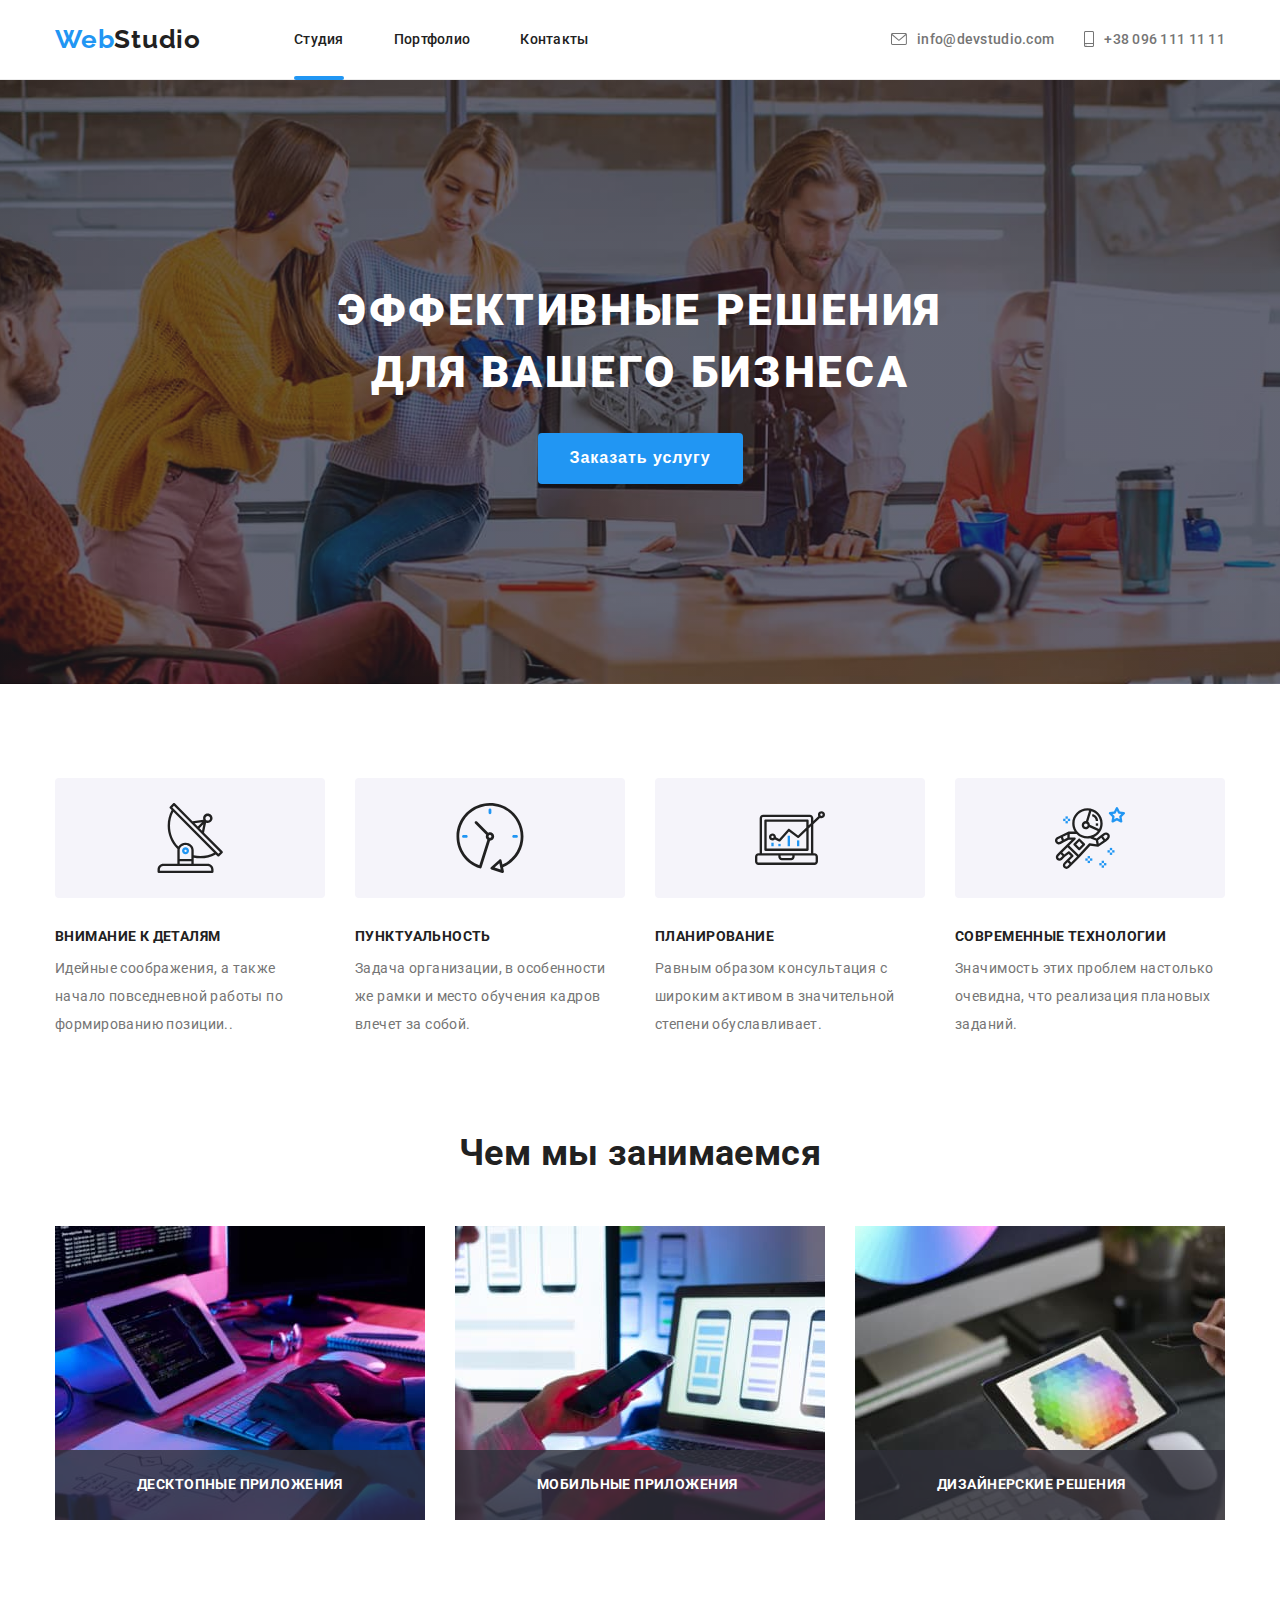
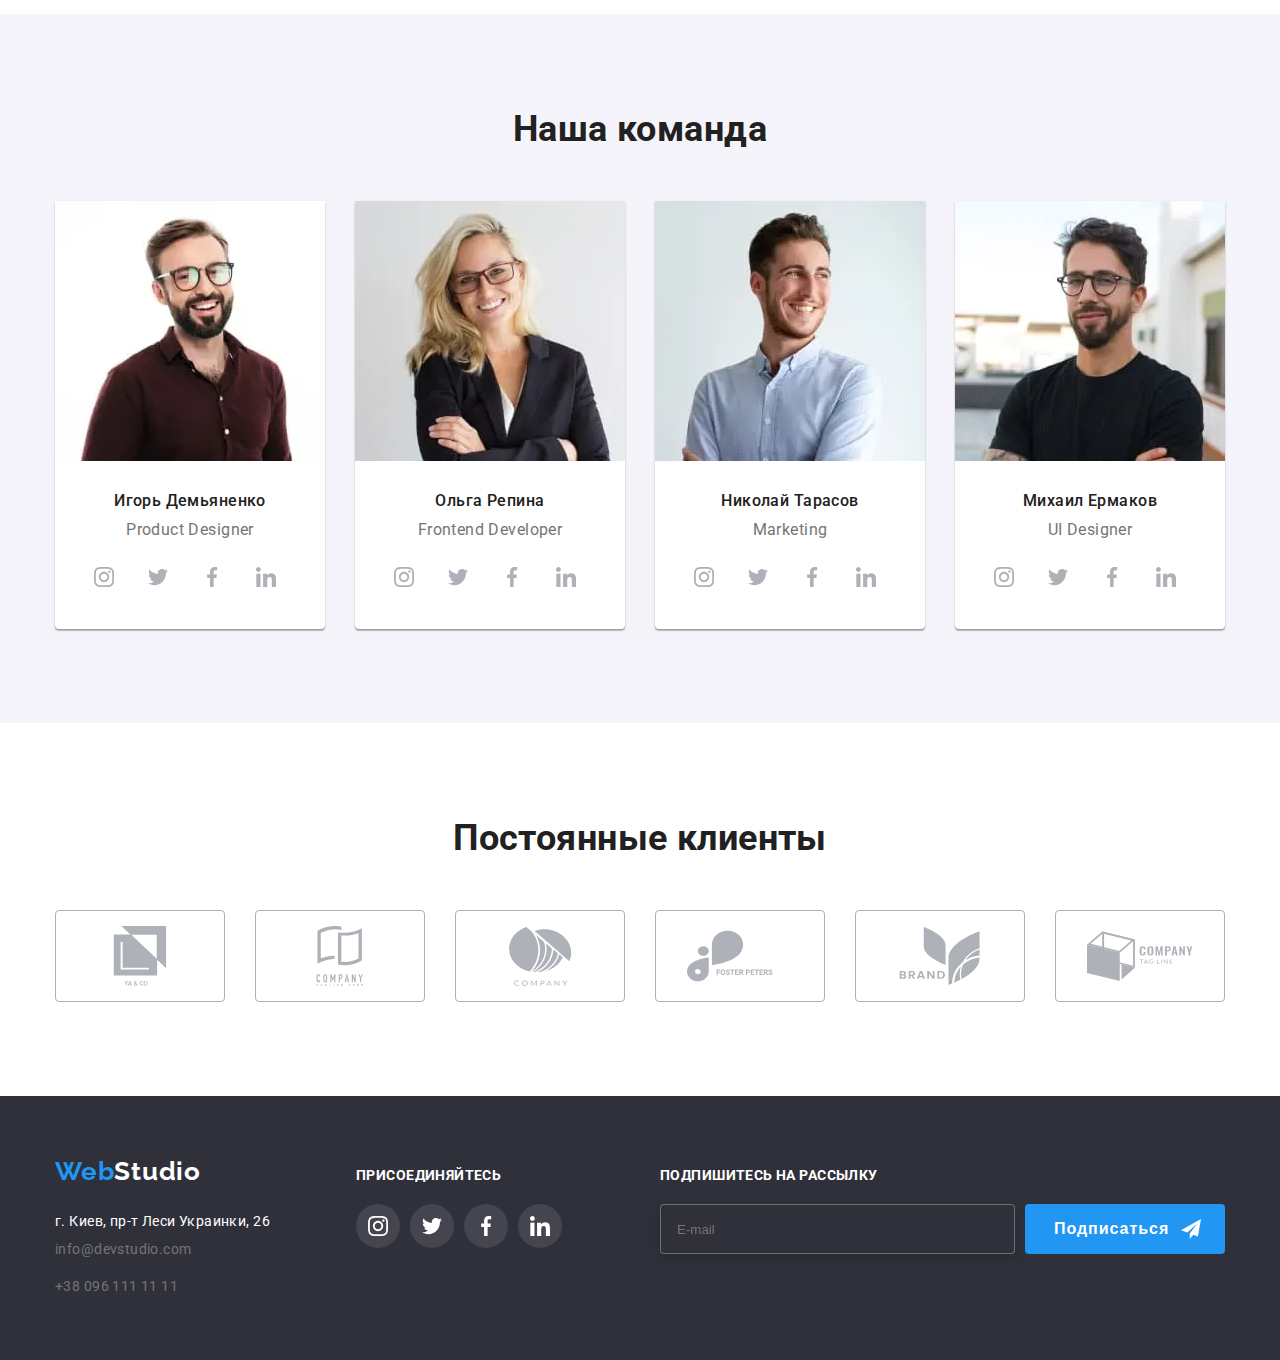
<file: index.html>
<!DOCTYPE html>
<html lang="ru">
  <head>
    <meta charset="UTF-8" />
    <meta name="viewport" content="width=device-width, initial-scale=1.0" />
    <link
      rel="stylesheet"
      href="https://cdnjs.cloudflare.com/ajax/libs/modern-normalize/1.0.0/modern-normalize.min.css"
      integrity="sha512-ISS7cAi1PEhQ8jnbJpJZMd29NlhNj4AWYyLOSp2CE/CsHxTCu+r+t0D2yoJudVrd0/8fTVPUVDzY5Tvli75u/g=="
      crossorigin="anonymous"
      referrerpolicy="no-referrer"
    />
    <link
      href="https://fonts.googleapis.com/css2?family=Raleway:wght@700&family=Roboto:ital,wght@0,400;0,500;0,700;0,900;1,400&display=swap"
      rel="stylesheet"
    />
    <link rel="stylesheet" href="css/main.min.css" />
    <!-- <link rel="stylesheet" href="css/style.css"> -->
    <title>WebStudio</title>
  </head>

  <body>
    <!--Шапка сайта-->
    <header class="header">
      <div class="container header__container">
        <a href="#" aria-label="WebStudio " class="logo header__logo"
          ><span class="header__part">Web</span>Studio</a
        >
        <nav class="sait__nav">
          <ul class="sait__list">
            <li class="sait__item">
              <a
                href="#"
                class="sait-nav__link sait-nav__link--active sait-nav__link--hover"
                >Студия</a
              >
            </li>
            <li class="sait__item">
              <a
                href="./portfolio.html"
                class="sait-nav__link sait-nav__link--hover"
                >Портфолио</a
              >
            </li>
            <li class="sait__item">
              <a href="#" class="sait-nav__link sait-nav__link--hover"
                >Контакты</a
              >
            </li>
          </ul>
        </nav>
        <button type="button" class="open-mobile-menu-btn" data-menu-open>
          <svg class="open-mobile-menu-btn__icon" width="40" height="40">
            <use href="./img/icon/sprite.svg#icon-burger-menu"></use>
          </svg>
        </button>

        <ul class="contacts">
          <li class="contacts__item">
            <a
              href="mailto:info@devstudio.com"
              class="contacts__link contacts__link--hover"
              ><svg class="contacts__icon" width="16" height="12">
                <use href="./img/icon/sprite.svg#icon-envelope"></use>
              </svg>
              info@devstudio.com</a
            >
          </li>
          <li class="contacts__item">
            <a
              href="tel:+380961111111"
              class="contacts__link contacts__link--hover"
            >
              <svg class="contacts__icon" width="10" height="16">
                <use href="./img/icon/sprite.svg#icon-smartphone"></use>
              </svg>
              +38 096 111 11 11</a
            >
          </li>
        </ul>
              <div class="mobile-menu" data-menu>
                  <div class="container mobile-menu__wrapper">
                        <div class="mobile-menu__container">
                           <ul class="header__list">
                            <li class="header__item">
                              <a href="#" class="mobile-menu__link mobile-menu__link--active"
                                >Студия</a
                              >
                            </li>
                            <li class="header__item">
                              <a href="./portfolio.html" class="mobile-menu__link"
                                >Портфолио</a
                              >
                            </li>
                            <li class="header__item">
                              <a href="#" class="mobile-menu__link">Контакты</a>
                            </li>
                          </ul>
                           
                          <div class="mobile-menu__down">
                              <ul class="address">
                                <li class="address__item">
                                  <a href="tel:+380961111111" class="address__link-number">
                                    +38 096 111 11 11</a>
                                </li>
                                <li class="mobile-menu__item">
                                  <a href="mailto:info@devstudio.com" class="address__link-mail">
                                    info@devstudio.com</a>
                                </li>
                              </ul>
                        
                         
                            <ul class="social social--modal">
                              <li class="social__item">
                                <a href="#" class="social__network"> Instagram</a>
                              </li>
                              <li class="social__item">
                                <a href="#" class="social__network"> Twitter</a>
                              </li>
                              <li class="social__item">
                                <a href="#" class="social__network"> Facebook</a>
                              </li>
                              <li class="social__item">
                                <a href="#" class="social__network"> Linkedin</a>
                              </li>
                            </ul>
                          </div>
                        </div>
                      </div>
                            <button
                                  type="button"
                                  class="mobile-menu__close-btn"
                                  data-menu-close
                                >
                                  <svg class="mobile-menu__close-icon" width="40" height="40">
                                    <use href="./img/icon/sprite.svg#icon-close_40px"></use>
                                  </svg>
                            </button>
                   </div> 
              </div>
    </header>

    <main class="main">
      <!--Герой-->
      <section class="hero">
        <div class="container">
          <h1 class="hero__title">Эффективные решения для вашего бизнеса</h1>
          <button type="button" class="hero__button" data-open-modal>
            Заказать услугу
          </button>
        </div>
      </section>

      <!--Наши скилы-->
      <section class="section">
        <div class="container">
          <ul class="about-us">
            <li class="about-us__item">
              <a href="" class="about-us__link">
                <svg class="about-us__icon">
                  <use href="./img/icon/sprite.svg#icon-antena"></use>
                </svg>
              </a>
              <h3 class="about-us__title">Внимание к деталям</h3>
              <p>
                Идейные соображения, а также начало повседневной работы по
                формированию позиции..
              </p>
            </li>
            <li class="about-us__item">
              <a href="" class="about-us__link">
                <svg class="about-us__icon">
                  <use href="./img/icon/sprite.svg#icon-clock"></use>
                </svg>
              </a>
              <h3 class="about-us__title">Пунктуальность</h3>
              <p>
                Задача организации, в особенности же рамки и место обучения
                кадров влечет за собой.
              </p>
            </li>
            <li class="about-us__item">
              <a href="" class="about-us__link">
                <svg class="about-us__icon">
                  <use href="./img/icon/sprite.svg#icon-diagram"></use>
                </svg>
              </a>
              <h3 class="about-us__title">Планирование</h3>
              <p>
                Равным образом консультация с широким активом в значительной
                степени обуславливает.
              </p>
            </li>
            <li class="about-us__item">
              <a href="" class="about-us__link">
                <svg class="about-us__icon">
                  <use href="./img/icon/sprite.svg#icon-astronaut"></use>
                </svg>
              </a>
              <h3 class="about-us__title">Современные технологии</h3>
              <p>
                Значимость этих проблем настолько очевидна, что реализация
                плановых заданий.
              </p>
            </li>
          </ul>
        </div>
      </section>

      <!--Примеры работы-->
      <section class="section section--no-padding-top">
        <div class="container">
          <h2 class="section__title">Чем мы занимаемся</h2>
          <ul class="what-we-do">
            <li class="what-we-do__item">
              <div class="what-we-do__wrapper">
                <img
                  src="./img/studia/img.jpg"
                  alt="картинка"
                  width="370"
                  height="294"
                />
                <h3 class="what-we-do__title">Десктопные приложения</h3>
              </div>
            </li>
            <li class="what-we-do__item">
              <div class="what-we-do__wrapper">
                <img
                  src="./img/studia/img2.jpg"
                  alt="картинка"
                  width="370"
                  height="294"
                />
                <h3 class="what-we-do__title">Мобильные приложения</h3>
              </div>
            </li>
            <li class="what-we-do__item">
              <div class="what-we-do__wrapper">
                <img
                  src="./img/studia/img3.jpg"
                  alt="картинка"
                  width="370"
                  height="294"
                />
                <h3 class="what-we-do__title">Дизайнерские решения</h3>
              </div>
            </li>
          </ul>
        </div>
      </section>

      <!--Наша команда-->
      <section class="section section--other-baground">
        <div class="container">
          <h2 class="section__title">Наша команда</h2>
          <ul class="our-team">
            <li class="our-team__item">
              <picture class="picture">
                <source
                  srcset="
                    ./img/studia/about-us/desktop-img.webp    1x,
                    ./img/studia/about-us/desktop-img@2x.webp 2x
                  "
                  media="(min-width: 1200px)"
                  type="image/webp"
                />
                <source
                  srcset="
                    ./img/studia/about-us/desktop-img.jpg    1x,
                    ./img/studia/about-us/desktop-img@2x.jpg 2x
                  "
                  media="(min-width: 1200px)"
                />
                <source
                  srcset="
                    ./img/studia/about-us/tablet-img.webp    1x,
                    ./img/studia/about-us/tablet-img@2x.webp 2x
                  "
                  media="(min-width: 768px)"
                  type="image/webp"
                />
                <source
                  srcset="
                    ./img/studia/about-us/tablet-img.jpg    1x,
                    ./img/studia/about-us/tablet-img@2x.jpg 2x
                  "
                  media="(min-width: 768px)"
                />
                <source
                  srcset="
                    ./img/studia/about-us/mobile-img.webp   1x,
                    ./img/studia/about-us/mobile-img@2x.jpg 2x
                  "
                  media="(max-width: 767px)"
                  type="image/webp"
                />
                <source
                  srcset="
                    ./img/studia/about-us/mobile-img.jpg    1x,
                    ./img/studia/about-us/mobile-img@2x.jpg 2x
                  "
                  media="(max-width: 767px)"
                  type="image/webp"
                />

                <img
                  src="./img/studia/about-us/mobile-img@2x.jpg"
                  alt="фото Игорь Демьяненко"
                />
              </picture>
              <div class="our-team__list">
                <h3 class="our-team__title">Игорь Демьяненко</h3>
                <p class="our-team__text">Product Designer</p>
                <ul class="social">
                  <li class="social__item">
                    <a href="#" class="social__link"
                      ><svg class="social__icon-link">
                        <use
                          href="./img/icon/sprite.svg#icon-instagram"
                        ></use></svg
                    ></a>
                  </li>
                  <li class="social__item">
                    <a href="#" class="social__link"
                      ><svg class="social__icon-link">
                        <use
                          href="./img/icon/sprite.svg#icon-twitter"
                        ></use></svg
                    ></a>
                  </li>
                  <li class="social__item">
                    <a href="#" class="social__link"
                      ><svg class="social__icon-link">
                        <use
                          href="./img/icon/sprite.svg#icon-facebook"
                        ></use></svg
                    ></a>
                  </li>
                  <li class="social__item">
                    <a href="#" class="social__link"
                      ><svg class="social__icon-link">
                        <use
                          href="./img/icon/sprite.svg#icon-linkedin"
                        ></use></svg
                    ></a>
                  </li>
                </ul>
              </div>
            </li>
            <li class="our-team__item">
              <picture class="picture">
                <source
                  srcset="
                    ./img/studia/about-us/desktop-2img.webp    1x,
                    ./img/studia/about-us/desktop-2img@2x.webp 2x
                  "
                  media="(min-width: 1200px)"
                  type="image/webp"
                />
                <source
                  srcset="
                    ./img/studia/about-us/desktop-2img.jpg    1x,
                    ./img/studia/about-us/desktop-2img@2x.jpg 2x
                  "
                  media="(min-width: 1200px)"
                />
                <source
                  srcset="
                    ./img/studia/about-us/tablet-2img.webp    1x,
                    ./img/studia/about-us/tablet-2img@2x.webp 2x
                  "
                  media="(min-width: 768px)"
                  type="image/webp"
                />
                <source
                  srcset="
                    ./img/studia/about-us/tablet-2img.jpg    1x,
                    ./img/studia/about-us/tablet-2img@2x.jpg 2x
                  "
                  media="(min-width: 768px)"
                />
                <source
                  srcset="
                    ./img/studia/about-us/mobile-2img.webp   1x,
                    ./img/studia/about-us/mobile-2img@2x.jpg 2x
                  "
                  media="(max-width: 767px)"
                  type="image/webp"
                />
                <source
                  srcset="
                    ./img/studia/about-us/mobile-2img.jpg    1x,
                    ./img/studia/about-us/mobile-2img@2x.jpg 2x
                  "
                  media="(max-width: 767px)"
                  type="image/webp"
                />

                <img
                  src="./img/studia/about-us/mobile-2img@2x.jpg"
                  alt="фото Ольга Репина"
                />
              </picture>
              <div class="our-team__list">
                <h3 class="our-team__title">Ольга Репина</h3>
                <p class="our-team__text">Frontend Developer</p>
                <ul class="social">
                  <li class="social__item">
                    <a href="#" class="social__link"
                      ><svg class="social__icon-link">
                        <use
                          href="./img/icon/sprite.svg#icon-instagram"
                        ></use></svg
                    ></a>
                  </li>
                  <li class="social__item">
                    <a href="#" class="social__link"
                      ><svg class="social__icon-link">
                        <use
                          href="./img/icon/sprite.svg#icon-twitter"
                        ></use></svg
                    ></a>
                  </li>
                  <li class="social__item">
                    <a href="#" class="social__link"
                      ><svg class="social__icon-link">
                        <use
                          href="./img/icon/sprite.svg#icon-facebook"
                        ></use></svg
                    ></a>
                  </li>
                  <li class="social__item">
                    <a href="#" class="social__link"
                      ><svg class="social__icon-link">
                        <use
                          href="./img/icon/sprite.svg#icon-linkedin"
                        ></use></svg
                    ></a>
                  </li>
                </ul>
              </div>
            </li>
            <li class="our-team__item">
              <picture class="picture">
                <source
                  srcset="
                    ./img/studia/about-us/desktop-3img.webp    1x,
                    ./img/studia/about-us/desktop-3img@2x.webp 2x
                  "
                  media="(min-width: 1200px)"
                  type="image/webp"
                />
                <source
                  srcset="
                    ./img/studia/about-us/desktop-3img.jpg    1x,
                    ./img/studia/about-us/desktop-3img@2x.jpg 2x
                  "
                  media="(min-width: 1200px)"
                />
                <source
                  srcset="
                    ./img/studia/about-us/tablet-3img.webp    1x,
                    ./img/studia/about-us/tablet-3img@2x.webp 2x
                  "
                  media="(min-width: 768px)"
                  type="image/webp"
                />
                <source
                  srcset="
                    ./img/studia/about-us/tablet-3img.jpg    1x,
                    ./img/studia/about-us/tablet-3img@2x.jpg 2x
                  "
                  media="(min-width: 768px)"
                />
                <source
                  srcset="
                    ./img/studia/about-us/mobile-3img.webp   1x,
                    ./img/studia/about-us/mobile-3img@2x.jpg 2x
                  "
                  media="(max-width: 767px)"
                  type="image/webp"
                />
                <source
                  srcset="
                    ./img/studia/about-us/mobile-3img.jpg    1x,
                    ./img/studia/about-us/mobile-3img@2x.jpg 2x
                  "
                  media="(max-width: 767px)"
                  type="image/webp"
                />

                <img
                  src="./img/studia/about-us/mobile-3img@2x.jpg"
                  alt="фото Николай Тарасов"
                />
              </picture>
              <div class="our-team__list">
                <h3 class="our-team__title">Николай Тарасов</h3>
                <p class="our-team__text">Marketing</p>
                <ul class="social">
                  <li class="social__item">
                    <a href="#" class="social__link"
                      ><svg class="social__icon-link">
                        <use
                          href="./img/icon/sprite.svg#icon-instagram"
                        ></use></svg
                    ></a>
                  </li>
                  <li class="social__item">
                    <a href="#" class="social__link"
                      ><svg class="social__icon-link">
                        <use
                          href="./img/icon/sprite.svg#icon-twitter"
                        ></use></svg
                    ></a>
                  </li>
                  <li class="social__item">
                    <a href="#" class="social__link"
                      ><svg class="social__icon-link">
                        <use
                          href="./img/icon/sprite.svg#icon-facebook"
                        ></use></svg
                    ></a>
                  </li>
                  <li class="social__item">
                    <a href="#" class="social__link"
                      ><svg class="social__icon-link">
                        <use
                          href="./img/icon/sprite.svg#icon-linkedin"
                        ></use></svg
                    ></a>
                  </li>
                </ul>
              </div>
            </li>
            <li class="our-team__item">
              <picture class="picture">
                <source
                  srcset="
                    ./img/studia/about-us/desktop-4img.webp    1x,
                    ./img/studia/about-us/desktop-4img@2x.webp 2x
                  "
                  media="(min-width: 1200px)"
                  type="image/webp"
                />
                <source
                  srcset="
                    ./img/studia/about-us/desktop-4img.jpg    1x,
                    ./img/studia/about-us/desktop-4img@2x.jpg 2x
                  "
                  media="(min-width: 1200px)"
                />
                <source
                  srcset="
                    ./img/studia/about-us/tablet-4img.webp    1x,
                    ./img/studia/about-us/tablet-4img@2x.webp 2x
                  "
                  media="(min-width: 768px)"
                  type="image/webp"
                />
                <source
                  srcset="
                    ./img/studia/about-us/tablet-4img.jpg    1x,
                    ./img/studia/about-us/tablet-4img@2x.jpg 2x
                  "
                  media="(min-width: 768px)"
                />
                <source
                  srcset="
                    ./img/studia/about-us/mobile-4img.webp   1x,
                    ./img/studia/about-us/mobile-4img@2x.jpg 2x
                  "
                  media="(max-width: 767px)"
                  type="image/webp"
                />
                <source
                  srcset="
                    ./img/studia/about-us/mobile-4img.jpg    1x,
                    ./img/studia/about-us/mobile-4img@2x.jpg 2x
                  "
                  media="(max-width: 767px)"
                  type="image/webp"
                />

                <img
                  src="./img/studia/about-us/mobile-4img@2x.jpg"
                  alt="фото Михаил Ермаков"
                />
              </picture>
              <div class="our-team__list">
                <h3 class="our-team__title">Михаил Ермаков</h3>
                <p class="our-team__text">UI Designer</p>
                <ul class="social">
                  <li class="social__item">
                    <a href="#" class="social__link"
                      ><svg class="social__icon-link">
                        <use
                          href="./img/icon/sprite.svg#icon-instagram"
                        ></use></svg
                    ></a>
                  </li>
                  <li class="social__item">
                    <a href="#" class="social__link"
                      ><svg class="social__icon-link">
                        <use
                          href="./img/icon/sprite.svg#icon-twitter"
                        ></use></svg
                    ></a>
                  </li>
                  <li class="social__item">
                    <a href="#" class="social__link"
                      ><svg class="social__icon-link">
                        <use
                          href="./img/icon/sprite.svg#icon-facebook"
                        ></use></svg
                    ></a>
                  </li>
                  <li class="social__item">
                    <a href="#" class="social__link"
                      ><svg class="social__icon-link">
                        <use
                          href="./img/icon/sprite.svg#icon-linkedin"
                        ></use></svg
                    ></a>
                  </li>
                </ul>
              </div>
            </li>
          </ul>
        </div>
      </section>

      <section class="section">
        <div class="container">
          <h2 class="section__title">Постоянные клиенты</h2>
          <ul class="clients">
            <li class="clients__item">
              <a href="#" class="clients__link"
                ><svg class="clients__icon" width="106" height="60">
                  <use href="./img/icon/sprite.svg#icon-client"></use></svg
              ></a>
            </li>
            <li class="clients__item">
              <a href="#" class="clients__link"
                ><svg class="clients__icon" width="106" height="60">
                  <use href="./img/icon/sprite.svg#icon-client2"></use></svg
              ></a>
            </li>
            <li class="clients__item">
              <a href="#" class="clients__link"
                ><svg class="clients__icon" width="106" height="60">
                  <use href="./img/icon/sprite.svg#icon-client3"></use></svg
              ></a>
            </li>
            <li class="clients__item">
              <a href="#" class="clients__link"
                ><svg class="clients__icon" width="106" height="60">
                  <use href="./img/icon/sprite.svg#icon-client4"></use></svg
              ></a>
            </li>
            <li class="clients__item">
              <a href="#" class="clients__link"
                ><svg class="clients__icon" width="106" height="60">
                  <use href="./img/icon/sprite.svg#icon-client5"></use></svg
              ></a>
            </li>
            <li class="clients__item">
              <a href="#" class="clients__link"
                ><svg class="clients__icon" width="106" height="60">
                  <use href="./img/icon/sprite.svg#icon-client6"></use></svg
              ></a>
            </li>
          </ul>
        </div>
      </section>
    </main>
    <!--Футер-->
    <footer class="footer">
      <div class="container">
        <div class="footer__wrapper">
          <div class="footer__content">
          <a href="" aria-label="WebStudio link" class="logo footer__logo"><span class="header__part">Web</span>Studio</a>
          <address class="footer__address">
            <ul class="footer__list">
              <li class="foote__item">
                <a
                  href="https://goo.gl/maps/piqngm7oDQpEDh6u6"
                  target="_blank"
                  rel="noopener nofollow noreferrer"
                  class="footer-white"
                  >г. Киев, пр-т Леси Украинки, 26</a
                >
              </li>
              <li class="footer__item">
                <a href="mailto:info@devstudio.com" class="footer-grey"
                  >info@devstudio.com</a
                >
              </li>
              <li class="footer__item">
                <a href="tel:+380961111111" class="footer-grey"
                  >+38 096 111 11 11</a
                >
              </li>
            </ul>
          </address>
          </div>
          <div class="footer__add-to-us">
            <p class="footer__title upercase-title">присоединяйтесь</p>
            <ul class="social social--list">
              <li class="social__item">
                <a href="#" class="social__link footer__link-view"
                  ><svg class="social__icon-link footer__link-color">
                    <use href="./img/icon/sprite.svg#icon-instagram"></use></svg
                ></a>
              </li>
              <li class="social__item">
                <a href="#" class="social__link footer__link-view"
                  ><svg class="social__icon-link footer__link-color">
                    <use href="./img/icon/sprite.svg#icon-twitter"></use></svg
                ></a>
              </li>
              <li class="social__item">
                <a href="#" class="social__link footer__link-view"
                  ><svg class="social__icon-link footer__link-color">
                    <use href="./img/icon/sprite.svg#icon-facebook"></use></svg
                ></a>
              </li>
              <li class="social__item">
                <a href="#" class="social__link footer__link-view"
                  ><svg class="social__icon-link footer__link-color">
                    <use href="./img/icon/sprite.svg#icon-linkedin"></use></svg
                ></a>
              </li>
            </ul>
          </div>
          <div class="footer__sign-in">
            <p class="footer-sign-in__title upercase-title">
              Подпишитесь на рассылку
            </p>
            <form class="contact-form">
              <label for="subscribe" class="visually-hidden"
                >Enter your mail</label
              >
              <div class="contact-form__wrapper">
                <input
                  id="subscribe"
                  class="contact-form__input"
                  type="email"
                  name="user-mail"
                  placeholder="E-mail"
                  required
                />

                <button class="contact-form__btn">
                  Подписаться<svg
                    class="social__icon-link contact-form__btn-icon"
                  >
                    <use href="./img/icon/sprite.svg#icon-icon-send"></use>
                  </svg>
                </button>
              </div>
            </form>
          </div>
        </div>
      </div>
    </footer>
    <!--Modal-->
    <div class="backdrop is-hidden" data-backdrop>
      <div class="modal">
        <p class="modal-title">Оставьте свои данные, мы вам перезвоним</p>

        <form class="contact-form">
          <label class="contact-form__field">
            <span class="contact-form__element-desc">Имя</span>
            <span class="contact-form__wrapper">
              <input
                type="text"
                class="contact-form__input-modal"
                name="user_name"
                required
                minlength="2"
                pattern="^[a-zA-Zа-яА-Я]+$"
              />
              <span class="contact-form__icon"
                ><svg class="" width="18" height="18">
                  <use
                    href="./img/icon/sprite.svg#icon-person-black"
                  ></use></svg
              ></span>
            </span>
          </label>
          <label class="contact-form__field">
            <span class="contact-form__element-desc">Телефон</span>
            <span class="contact-form__wrapper">
              <input
                type="tel"
                class="contact-form__input-modal"
                name="user_phone_number"
                required
                pattern="[0-9]{3}-[0-9]{3}-[0-9]{2}-[0-9]{2}"
                title="xxx-xxx-xx-xx"
              />
              <span class="contact-form__icon"
                ><svg class="" width="18" height="18">
                  <use href="./img/icon/sprite.svg#icon-phone-black"></use></svg
              ></span>
            </span>
          </label>
          <label class="contact-form__field">
            <span class="contact-form__element-desc">Почта</span>
            <span class="contact-form__wrapper">
              <input
                type="email"
                class="contact-form__input-modal"
                name="user_email"
                required
              />
              <span class="contact-form__icon"
                ><svg class="" width="18" height="18">
                  <use href="./img/icon/sprite.svg#icon-email-black"></use></svg
              ></span>
            </span>
          </label>
          <label class="contact-form__field">
            <span class="contact-form__element-desc">Комментарий</span>
            <textarea
              name="user_message"
              class="contact-form__message"
              placeholder="Введите текст"
            ></textarea>
          </label>
          <input
            id="user-policy"
            name="user_policy"
            type="checkbox"
            class="contact-form__checkbox visually-hidden"
          />
          <label
            for="user-policy"
            class="contact-form__checkbox-desc checbox-position"
            ><svg class="icon-check" width="14" height="14">
              <use href="./img/icon/sprite.svg#icon-checkbox"></use></svg
            >Соглашаюсь с рассылкой и принимаю&nbsp;<a href="">
              <span class="contact-form__checkbox-desc-color"
                >Условия договора</span
              ></a
            >
          </label>
        </form>
        <button data-close-modal>
          <svg class="modal__close-bnt" width="18" height="18">
            <use href="./img/icon/sprite.svg#icon-close-black"></use>
          </svg>
        </button>
        <button type="submit" class="contact-form-submit">Отправить</button>
      </div>
    </div>
    <script src="./js/modal.js"></script>
    <script src="./js/mobile-menu.js"></script>
  </body>
</html>
</file>
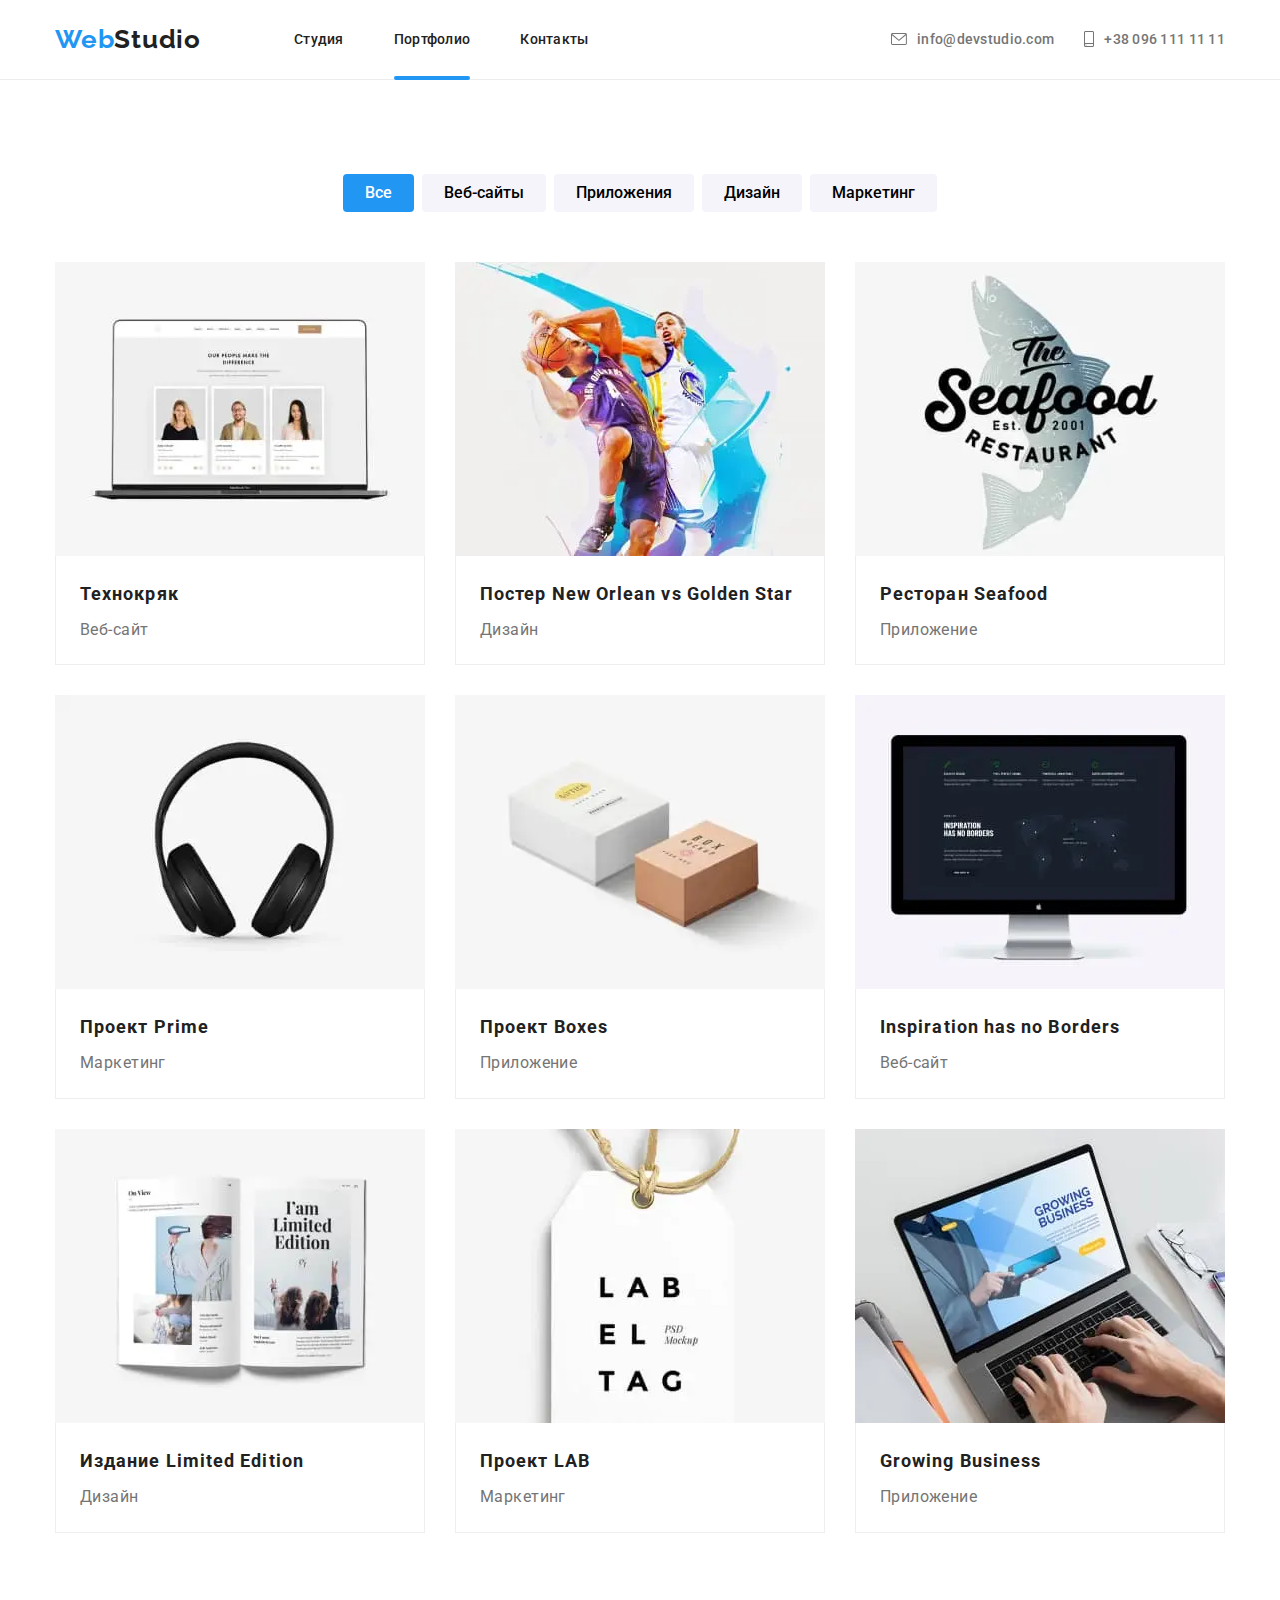
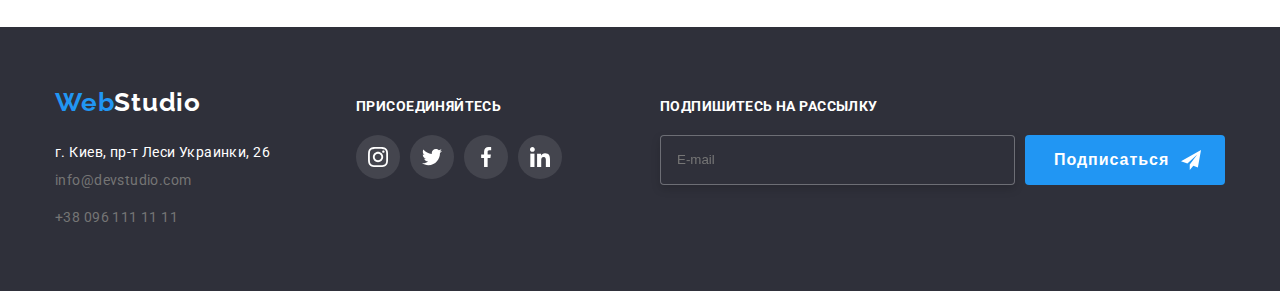
<file: portfolio.html>
<!DOCTYPE html>
<html lang="en">
  <head>
    <meta charset="UTF-8" />
    <meta name="viewport" content="width=device-width, initial-scale=1.0" />
    <link
      rel="stylesheet"
      href="https://cdnjs.cloudflare.com/ajax/libs/modern-normalize/1.0.0/modern-normalize.min.css"
      integrity="sha512-ISS7cAi1PEhQ8jnbJpJZMd29NlhNj4AWYyLOSp2CE/CsHxTCu+r+t0D2yoJudVrd0/8fTVPUVDzY5Tvli75u/g=="
      crossorigin="anonymous"
      referrerpolicy="no-referrer"
    />
    <link
      href="https://fonts.googleapis.com/css2?family=Raleway:wght@700&family=Roboto:ital,wght@0,400;0,500;0,700;0,900;1,400&display=swap"
      rel="stylesheet"
    />
    <link rel="stylesheet" href="css/main.min.css">
    <!-- <link rel="stylesheet" href="css/style.css" /> -->
    <title>WebStudio</title>
  </head>

  <body>
      <body>
        <!--Шапка сайта-->
        <header class="header">
          <div class="container header__container">
            <a href="#" aria-label="WebStudio " class="logo header__logo"><span class="header__part">Web</span>Studio</a>
            <nav class="sait__nav">
              <ul class="sait__list">
                <li class="sait__item">
                  <a href="./index.html" class="sait-nav__link  sait-nav__link--hover">Студия</a>
                </li>
                <li class="sait__item">
                  <a href="./portfolio.html" class="sait-nav__link  sait-nav__link--active sait-nav__link--hover">Портфолио</a>
                </li>
                <li class="sait__item">
                  <a href="#" class="sait-nav__link sait-nav__link--hover">Контакты</a>
                </li>
              </ul>
            </nav>
            <button type="button" class="open-mobile-menu-btn" data-menu-open>
              <svg class="open-mobile-menu-btn__icon" width="40" height="40">
                <use href="./img/icon/sprite.svg#icon-burger-menu"></use>
              </svg>
            </button>
      
            <ul class="contacts">
              <li class="contacts__item">
                <a href="mailto:info@devstudio.com" class="contacts__link contacts__link--hover"><svg class="contacts__icon"
                    width="16" height="12">
                    <use href="./img/icon/sprite.svg#icon-envelope"></use>
                  </svg>
                  info@devstudio.com</a>
              </li>
              <li class="contacts__item">
                <a href="tel:+380961111111" class="contacts__link contacts__link--hover">
                  <svg class="contacts__icon" width="10" height="16">
                    <use href="./img/icon/sprite.svg#icon-smartphone"></use>
                  </svg>
                  +38 096 111 11 11</a>
              </li>
            </ul>
            <div class="mobile-menu" data-menu>
              <div class="container mobile-menu__wrapper">
                <div class="mobile-menu__container">
                  <ul class="header__list">
                    <li class="header__item">
                      <a href="./index.html" class="mobile-menu__link">Студия</a>
                    </li>
                    <li class="header__item">
                      <a href="./portfolio.html" class="mobile-menu__link  mobile-menu__link--active">Портфолио</a>
                    </li>
                    <li class="header__item">
                      <a href="#" class="mobile-menu__link">Контакты</a>
                    </li>
                  </ul>
      
                  <div class="mobile-menu__down">
                    <ul class="address">
                      <li class="address__item">
                        <a href="tel:+380961111111" class="address__link-number">
                          +38 096 111 11 11</a>
                      </li>
                      <li class="mobile-menu__item">
                        <a href="mailto:info@devstudio.com" class="address__link-mail">
                          info@devstudio.com</a>
                      </li>
                    </ul>
      
      
                    <ul class="social social--modal">
                      <li class="social__item">
                        <a href="#" class="social__network"> Instagram</a>
                      </li>
                      <li class="social__item">
                        <a href="#" class="social__network"> Twitter</a>
                      </li>
                      <li class="social__item">
                        <a href="#" class="social__network"> Facebook</a>
                      </li>
                      <li class="social__item">
                        <a href="#" class="social__network"> Linkedin</a>
                      </li>
                    </ul>
                  </div>
                </div>
              </div>
              <button type="button" class="mobile-menu__close-btn" data-menu-close>
                <svg class="mobile-menu__close-icon" width="40" height="40">
                  <use href="./img/icon/sprite.svg#icon-close_40px"></use>
                </svg>
              </button>
            </div>
          </div>
        </header>


    <main class="main">
      <!--Меню-->
      <section class="section exmaple">
        <div class="container ">
          <ul class="exmaple__filter">
            <li class="exmaple-filter__item">
              <button type="button" class="button-menu button-menu--color-active">Все</button>
            </li>
            <li class="exmaple-filter__item">
              <button type="button" class="button-menu">Веб-сайты</button>
            </li>
            <li class="exmaple-filter__item">
              <button type="button" class="button-menu">Приложения</button>
            </li>
            <li class="exmaple-filter__item">
              <button type="button" class="button-menu">Дизайн</button>
            </li>
            <li class="exmaple-filter__item">
              <button type="button" class="button-menu">Маркетинг</button>
            </li>
          </ul>

          <!-- Примеры  -->
          <ul class="exmaple__list">
            <li class="exmaple__item">
              <a href="#" class="exmaple__link">
                <div class="exmaple__box">
                    
                  <picture class="picture">
                    <source srcset="./img/portfolio/exmaple1/desktop-img.webp 1x, ./img/portfolio/exmaple1/desktop-img@2x.webp 2x"
                    media="(min-width: 1200px)"
                    type="image/webp"
                    />
                    <source srcset="./img/portfolio/exmaple1/desktop-img.jpg1x, ./img/portfolio/exmaple1/desktop-img@2x.jpg 2x"
                    media="(min-width: 1200px)"
                     />
                     <source srcset="./img/portfolio/exmaple1/tablet-img.webp 1x, ./img/portfolio/exmaple1/tablet-img@2x.webp 2x"
                    media="(min-width: 768px)"
                    type="image/webp"
                    />
                    <source srcset="./img/portfolio/exmaple1/tablet-img.jpg 1x, ./img/portfolio/exmaple1/tablet-img@2x.jpg 2x"
                    media="(min-width: 768px)"
                     /> 
                    <source srcset="./img/portfolio/exmaple1/mobile-img.webp 1x, ./img/portfolio/exmaple1/mobile-img@2x.jpg 2x"
                    media="(max-width: 767px)"
                    type="image/webp"
                     />
                     <source srcset="./img/portfolio/exmaple1/mobile-img.jpg 1x, ./img/portfolio/exmaple1/mobile-img@2x.jpg 2x "
                    media="(max-width: 767px)"
                    type="image/webp"
                    />
                    
                    <img src="./img/portfolio/exmaple1/mobile-img.jpg"  alt="фото Технокряк"/>
                 
                    
                </picture>
                <p class="exmaple-overlay">
                  Ресурс предлагает комплексные предложения с разным уровнем
                  функционала и сервисов. Все это позволит посетителю получить
                  исчерпывающие сведения о компании или частном лице.
                </p>
                 
                </div>

                <div class="exmaple__box-desc">
                  <h3 class="exmaple__item-title ">Технокряк</h3>
                  <p class="elements__title-item ">Веб-сайт</p>
                </div>
              </a>
            </li>
            <li class="exmaple__item">
              <a href="#" class="exmaple__link">
                <div class="exmaple__box">
                  <picture class="picture">
                    <source srcset="./img/portfolio/exmaple2/desktop-img.webp 1x, ./img/portfolio/exmaple2/desktop-img@2x.webp 2x"
                    media="(min-width: 1200px)"
                    type="image/webp"
                    />
                    <source srcset="./img/portfolio/exmaple2/desktop-img.jpg1x, ./img/portfolio/exmaple2/desktop-img@2x.jpg 2x"
                    media="(min-width: 1200px)"
                     />
                     <source srcset="./img/portfolio/exmaple2/tablet-img.webp 1x, ./img/portfolio/exmaple2/tablet-img@2x.webp 2x"
                    media="(min-width: 768px)"
                    type="image/webp"
                    />
                    <source srcset="./img/portfolio/exmaple2/tablet-img.jpg 1x, ./img/portfolio/exmaple2/tablet-img@2x.jpg 2x"
                    media="(min-width: 768px)"
                     />
                    <source srcset="./img/portfolio/exmaple2/mobile-img.webp 1x, ./img/portfolio/exmaple2/mobile-img@2x.jpg 2x"
                    media="(max-width: 767px)"
                    type="image/webp"
                     />
                     <source srcset="./img/portfolio/exmaple2/mobile-img.jpg 1x, ./img/portfolio/exmaple2/mobile-img@2x.jpg 2x "
                    media="(max-width: 767px)"
                    type="image/webp"
                    />
                    
                    <img src="./img/portfolio/exmaple2/desktop-img.jpg"  alt="фото Постер New Orlean vs Golden Star"/>
                 
                    
                </picture>
               
                  <p class="exmaple-overlay">
                      Ресурс предлагает комплексные предложения с разным уровнем
                      функционала и сервисов. Все это позволит посетителю
                      получить исчерпывающие сведения о компании или частном
                      лице.
                  </p>
                </div>
                <div class="exmaple__box-desc">
                <h3 class="exmaple__item-title">
                  Постер New Orlean vs Golden Star
                </h3>
                <p class="elements__title-item">Дизайн</p>
                </div>
              </a>
            </li>
            <li class="exmaple__item">
              <a href="#" class="exmaple__link">
                <div class="exmaple__box">
                  <picture class="picture">
                    <source srcset="./img/portfolio/exmaple3/desktop-img.webp 1x, ./img/portfolio/exmaple3/desktop-img@2x.webp 2x"
                    media="(min-width: 1200px)"
                    type="image/webp"
                    />
                    <source srcset="./img/portfolio/exmaple3/desktop-img.jpg1x, ./img/portfolio/exmaple3/desktop-img@2x.jpg 2x"
                    media="(min-width: 1200px)"
                     />
                     <source srcset="./img/portfolio/exmaple3/tablet-img.webp 1x, ./img/portfolio/exmaple3/tablet-img@2x.webp 2x"
                    media="(min-width: 768px)"
                    type="image/webp"
                    />
                    <source srcset="./img/portfolio/exmaple3/tablet-img.jpg 1x, ./img/portfolio/exmaple3/tablet-img@2x.jpg 2x"
                    media="(min-width: 768px)"
                     />
                    <source srcset="./img/portfolio/exmaple3/mobile-img.webp 1x, ./img/portfolio/exmaple3/mobile-img@2x.jpg 2x"
                    media="(max-width: 767px)"
                    type="image/webp"
                     />
                     <source srcset="./img/portfolio/exmaple3/mobile-img.jpg 1x, ./img/portfolio/exmaple3/mobile-img@2x.jpg 2x "
                    media="(max-width: 767px)"
                    type="image/webp"
                    />
                    
                    <img src="./img/portfolio/exmaple3/desktop-img.jpg"   alt="фото Ресторан Seafood"/>
                 
                    
                </picture>
                    <p class="exmaple-overlay">
                      Ресурс предлагает комплексные предложения с разным уровнем
                      функционала и сервисов. Все это позволит посетителю
                      получить исчерпывающие сведения о компании или частном
                      лице.
                    </p>
                  </div>
                  <div class="exmaple__box-desc">
                <h3 class="exmaple__item-title">Ресторан Seafood</h3>
                <p class="elements__title-item">Приложение</p>
                  </div>
              </a>
            </li>
            <li class="exmaple__item">
              <a href="#" class="exmaple__link">
                <div class="exmaple__box">
                  <picture class="picture">
                    <source srcset="./img/portfolio/exmaple4/desktop-img.webp 1x, ./img/portfolio/exmaple4/desktop-img@2x.webp 2x"
                    media="(min-width: 1200px)"
                    type="image/webp"
                    />
                    <source srcset="./img/portfolio/exmaple4/desktop-img.jpg1x, ./img/portfolio/exmaple4/desktop-img@2x.jpg 2x"
                    media="(min-width: 1200px)"
                     />
                     <source srcset="./img/portfolio/exmaple4/tablet-img.webp 1x, ./img/portfolio/exmaple4/tablet-img@2x.webp 2x"
                    media="(min-width: 768px)"
                    type="image/webp"
                    />
                    <source srcset="./img/portfolio/exmaple4/tablet-img.jpg 1x, ./img/portfolio/exmaple4/tablet-img@2x.jpg 2x"
                    media="(min-width: 768px)"
                     />
                    <source srcset="./img/portfolio/exmaple4/mobile-img.webp 1x, ./img/portfolio/exmaple4/mobile-img@2x.jpg 2x"
                    media="(max-width: 767px)"
                    type="image/webp"
                     />
                     <source srcset="./img/portfolio/exmaple4/mobile-img.jpg 1x, ./img/portfolio/exmaple4/mobile-img@2x.jpg 2x "
                    media="(max-width: 767px)"
                    type="image/webp"
                    />
                    
                    <img src="./img/portfolio/exmaple4/desktop-img.jpg"   alt="фото Проект Prime"/>
                 
                  </picture>
                    <p class="exmaple-overlay">
                      Ресурс предлагает комплексные предложения с разным уровнем
                      функционала и сервисов. Все это позволит посетителю
                      получить исчерпывающие сведения о компании или частном
                      лице.
                    </p>
                  </div>
                  <div class="exmaple__box-desc">
                <h3 class="exmaple__item-title">Проект Prime</h3>
                <p class="elements__title-item">Маркетинг</p>
                </div>
              </a>
            </li>
            <li class="exmaple__item">
              <a href="#" class="exmaple__link">
                <div class="exmaple__box">
                  <picture class="picture">
                    <source srcset="./img/portfolio/exmaple5/desktop-img.webp 1x, ./img/portfolio/exmaple5/desktop-img@2x.webp 2x"
                    media="(min-width: 1200px)"
                    type="image/webp"
                    />
                    <source srcset="./img/portfolio/exmaple5/desktop-img.jpg1x, ./img/portfolio/exmaple5/desktop-img@2x.jpg 2x"
                    media="(min-width: 1200px)"
                     />
                     <source srcset="./img/portfolio/exmaple5/tablet-img.webp 1x, ./img/portfolio/exmaple5/tablet-img@2x.webp 2x"
                    media="(min-width: 768px)"
                    type="image/webp"
                    />
                    <source srcset="./img/portfolio/exmaple5/tablet-img.jpg 1x, ./img/portfolio/exmaple5/tablet-img@2x.jpg 2x"
                    media="(min-width: 768px)"
                     />
                    <source srcset="./img/portfolio/exmaple5/mobile-img.webp 1x, ./img/portfolio/exmaple5/mobile-img@2x.jpg 2x"
                    media="(max-width: 767px)"
                    type="image/webp"
                     />
                     <source srcset="./img/portfolio/exmaple5/mobile-img.jpg 1x, ./img/portfolio/exmaple5/mobile-img@2x.jpg 2x "
                    media="(max-width: 767px)"
                    type="image/webp"
                    />
                    
                    <img src="./img/portfolio/exmaple5/desktop-img.jpg"    alt="фото Проект Boxes"/>
                 
                  </picture>
                  <p class="exmaple-overlay">
                      Ресурс предлагает комплексные предложения с разным уровнем
                      функционала и сервисов. Все это позволит посетителю
                      получить исчерпывающие сведения о компании или частном
                      лице.
                    </p>
                  </div>
                  <div class="exmaple__box-desc">
                <h3 class="exmaple__item-title">Проект Boxes</h3>
                <p class="elements__title-item">Приложение</p>
                  </div>
              </a>
            </li>
            <li class="exmaple__item">
              <a href="#" class="exmaple__link">
                <div class="exmaple__box">
                  <picture class="picture">
                    <source srcset="./img/portfolio/exmaple6/desktop-img.webp 1x, ./img/portfolio/exmaple6/desktop-img@2x.webp 2x"
                    media="(min-width: 1200px)"
                    type="image/webp"
                    />
                    <source srcset="./img/portfolio/exmaple6/desktop-img.jpg1x, ./img/portfolio/exmaple6/desktop-img@2x.jpg 2x"
                    media="(min-width: 1200px)"
                     />
                     <source srcset="./img/portfolio/exmaple6/tablet-img.webp 1x, ./img/portfolio/exmaple6/tablet-img@2x.webp 2x"
                    media="(min-width: 768px)"
                    type="image/webp"
                    />
                    <source srcset="./img/portfolio/exmaple6/tablet-img.jpg 1x, ./img/portfolio/exmaple6/tablet-img@2x.jpg 2x"
                    media="(min-width: 768px)"
                     />
                    <source srcset="./img/portfolio/exmaple6/mobile-img.webp 1x, ./img/portfolio/exmaple6/mobile-img@2x.jpg 2x"
                    media="(max-width: 767px)"
                    type="image/webp"
                     />
                     <source srcset="./img/portfolio/exmaple6/mobile-img.jpg 1x, ./img/portfolio/exmaple6/mobile-img@2x.jpg 2x "
                    media="(max-width: 767px)"
                    type="image/webp"
                    />
                    
                    <img src="./img/portfolio/exmaple6/desktop-img.jpg"    alt="фото Inspiration has no Borders"/>
                 
                  </picture>
                    <p class="exmaple-overlay">
                      Ресурс предлагает комплексные предложения с разным уровнем
                      функционала и сервисов. Все это позволит посетителю
                      получить исчерпывающие сведения о компании или частном
                      лице.
                    </p>
                  </div>
                  <div class="exmaple__box-desc">
                <h3 class="exmaple__item-title">Inspiration has no Borders</h3>
                <p class="elements__title-item">Веб-сайт</p>
                  </div>
              </a>
            </li>
            <li class="exmaple__item">
              <a href="#" class="exmaple__link">
                <div class="exmaple__box">
                  <picture class="picture">
                    <source srcset="./img/portfolio/exmaple7/desktop-img.webp 1x, ./img/portfolio/exmaple7/desktop-img@2x.webp 2x"
                    media="(min-width: 1200px)"
                    type="image/webp"
                    />
                    <source srcset="./img/portfolio/exmaple7/desktop-img.jpg1x, ./img/portfolio/exmaple7/desktop-img@2x.jpg 2x"
                    media="(min-width: 1200px)"
                     />
                     <source srcset="./img/portfolio/exmaple7/tablet-img.webp 1x, ./img/portfolio/exmaple7/tablet-img@2x.webp 2x"
                    media="(min-width: 768px)"
                    type="image/webp"
                    />
                    <source srcset="./img/portfolio/exmaple7/tablet-img.jpg 1x, ./img/portfolio/exmaple7/tablet-img@2x.jpg 2x"
                    media="(min-width: 768px)"
                     />
                    <source srcset="./img/portfolio/exmaple7/mobile-img.webp 1x, ./img/portfolio/exmaple7/mobile-img@2x.jpg 2x"
                    media="(max-width: 767px)"
                    type="image/webp"
                     />
                     <source srcset="./img/portfolio/exmaple7/mobile-img.jpg 1x, ./img/portfolio/exmaple7/mobile-img@2x.jpg 2x "
                    media="(max-width: 767px)"
                    type="image/webp"
                    />
                    
                    <img src="./img/portfolio/exmaple7/desktop-img.jpg"    alt="фото Издание Limited Edition"/>
                 
                  </picture>
                    <p class="exmaple-overlay">
                      Ресурс предлагает комплексные предложения с разным уровнем
                      функционала и сервисов. Все это позволит посетителю
                      получить исчерпывающие сведения о компании или частном
                      лице.
                    </p>
                  </div>
                  <div class="exmaple__box-desc">
                <h3 class="exmaple__item-title">Издание Limited Edition</h3>
                <p class="elements__title-item">Дизайн</p>
                  </div>
              </a>
            </li>
            <li class="exmaple__item">
              <a href="#" class="exmaple__link">
                <div class="exmaple__box">
                  <picture class="picture">
                    <source srcset="./img/portfolio/exmaple8/desktop-img.webp 1x, ./img/portfolio/exmaple8/desktop-img@2x.webp 2x"
                    media="(min-width: 1200px)"
                    type="image/webp"
                    />
                    <source srcset="./img/portfolio/exmaple8/desktop-img.jpg1x, ./img/portfolio/exmaple8/desktop-img@2x.jpg 2x"
                    media="(min-width: 1200px)"
                     />
                     <source srcset="./img/portfolio/exmaple8/tablet-img.webp 1x, ./img/portfolio/exmaple8/tablet-img@2x.webp 2x"
                    media="(min-width: 768px)"
                    type="image/webp"
                    />
                    <source srcset="./img/portfolio/exmaple8/tablet-img.jpg 1x, ./img/portfolio/exmaple8/tablet-img@2x.jpg 2x"
                    media="(min-width: 768px)"
                     />
                    <source srcset="./img/portfolio/exmaple8/mobile-img.webp 1x, ./img/portfolio/exmaple8/mobile-img@2x.jpg 2x"
                    media="(max-width: 767px)"
                    type="image/webp"
                     />
                     <source srcset="./img/portfolio/exmaple8/mobile-img.jpg 1x, ./img/portfolio/exmaple8/mobile-img@2x.jpg 2x "
                    media="(max-width: 767px)"
                    type="image/webp"
                    />
                    
                    <img src="./img/portfolio/exmaple8/desktop-img.jpg"      alt="фотоПроект LAB"/>
                 
                  </picture>
                    <p class="exmaple-overlay">
                      Ресурс предлагает комплексные предложения с разным уровнем
                      функционала и сервисов. Все это позволит посетителю
                      получить исчерпывающие сведения о компании или частном
                      лице.
                    </p>
                  </div>
                  <div class="exmaple__box-desc">
                <h3 class="exmaple__item-title">Проект LAB</h3>
                <p class="elements__title-item">Маркетинг</p>
                  </div>
              </a>
            </li>
            <li class="exmaple__item">
              <a href="#" class="exmaple__link">
                <div class="exmaple__box">
                  <picture class="picture">
                    <source srcset="./img/portfolio/exmaple9/desktop-img.webp 1x, ./img/portfolio/exmaple9/desktop-img@2x.webp 2x"
                    media="(min-width: 1200px)"
                    type="image/webp"
                    />
                    <source srcset="./img/portfolio/exmaple9/desktop-img.jpg1x, ./img/portfolio/exmaple9/desktop-img@2x.jpg 2x"
                    media="(min-width: 1200px)"
                     />
                     <source srcset="./img/portfolio/exmaple9/tablet-img.webp 1x, ./img/portfolio/exmaple9/tablet-img@2x.webp 2x"
                    media="(min-width: 768px)"
                    type="image/webp"
                    />
                    <source srcset="./img/portfolio/exmaple9/tablet-img.jpg 1x, ./img/portfolio/exmaple9/tablet-img@2x.jpg 2x"
                    media="(min-width: 768px)"
                     />
                    <source srcset="./img/portfolio/exmaple9/mobile-img.webp 1x, ./img/portfolio/exmaple9/mobile-img@2x.jpg 2x"
                    media="(max-width: 767px)"
                    type="image/webp"
                     />
                     <source srcset="./img/portfolio/exmaple9/mobile-img.jpg 1x, ./img/portfolio/exmaple9/mobile-img@2x.jpg 2x "
                    media="(max-width: 767px)"
                    type="image/webp"
                    />
                    
                    <img src="./img/portfolio/exmaple9/desktop-img.jpg"   alt="фото Growing Business"/>
                 
                  </picture>
                    <p class="exmaple-overlay">
                      Ресурс предлагает комплексные предложения с разным уровнем
                      функционала и сервисов. Все это позволит посетителю
                      получить исчерпывающие сведения о компании или частном
                      лице.
                    </p>
                  </div>
                  <div class="exmaple__box-desc">
                <h3 class="exmaple__item-title">Growing Business</h3>
                <p class="elements__title-item">Приложение</p>
                  </div>
              </a>
            </li>
          </ul>
        </div>
      </section>
    </main>
    <!--Футер-->
    <footer class="footer">
      <div class="container">
        <div class="footer__wrapper">
          <div class="footer__content">
            <a href="" aria-label="WebStudio link" class="logo footer__logo"><span class="header__part">Web</span>Studio</a>
            <address class="footer__address">
              <ul class="footer__list">
                <li class="foote__item">
                  <a href="https://goo.gl/maps/piqngm7oDQpEDh6u6" target="_blank" rel="noopener nofollow noreferrer"
                    class="footer-white">г. Киев, пр-т Леси Украинки, 26</a>
                </li>
                <li class="footer__item">
                  <a href="mailto:info@devstudio.com" class="footer-grey">info@devstudio.com</a>
                </li>
                <li class="footer__item">
                  <a href="tel:+380961111111" class="footer-grey">+38 096 111 11 11</a>
                </li>
              </ul>
            </address>
          </div>
          <div class="footer__add-to-us">
            <p class="footer__title upercase-title">присоединяйтесь</p>
            <ul class="social social--list">
              <li class="social__item">
                <a href="#" class="social__link footer__link-view"><svg class="social__icon-link footer__link-color">
                    <use href="./img/icon/sprite.svg#icon-instagram"></use>
                  </svg></a>
              </li>
              <li class="social__item">
                <a href="#" class="social__link footer__link-view"><svg class="social__icon-link footer__link-color">
                    <use href="./img/icon/sprite.svg#icon-twitter"></use>
                  </svg></a>
              </li>
              <li class="social__item">
                <a href="#" class="social__link footer__link-view"><svg class="social__icon-link footer__link-color">
                    <use href="./img/icon/sprite.svg#icon-facebook"></use>
                  </svg></a>
              </li>
              <li class="social__item">
                <a href="#" class="social__link footer__link-view"><svg class="social__icon-link footer__link-color">
                    <use href="./img/icon/sprite.svg#icon-linkedin"></use>
                  </svg></a>
              </li>
            </ul>
          </div>
          <div class="footer__sign-in">
            <p class="footer-sign-in__title upercase-title">
              Подпишитесь на рассылку
            </p>
            <form class="contact-form">
              <label for="subscribe" class="visually-hidden">Enter your mail</label>
              <div class="contact-form__wrapper">
                <input id="subscribe" class="contact-form__input" type="email" name="user-mail" placeholder="E-mail"
                  required />
    
                <button class="contact-form__btn">
                  Подписаться<svg class="social__icon-link contact-form__btn-icon">
                    <use href="./img/icon/sprite.svg#icon-icon-send"></use>
                  </svg>
                </button>
              </div>
            </form>
          </div>
        </div>
      </div>
    </footer>
  <script src="./js/mobile-menu.js"></script>
 
  </body>
</html>
</file>
<file: css/style.css>
*,*::before,*::after{
    padding: 0;
    margin: 0;
    border: 0;
    box-sizing: border-box;
}
:root {
    --brand-color:  #2196F3;
    --fon-color: #2F303A;
    --fonts-title-color: #212121;
    --fonts-color: #757575;
    --white-color: #fff;
    --background-fon-button:#F5F4FA;
     --fons-icon-color:#AFB1B8;
     --transition-color: 250ms cubic-bezier(0.4, 0, 0.2, 1);
}
.section{
    padding: 94px 0;
}
body {
    font-family: 'Roboto';
    font-size: 14px;
    line-height: 2;
    letter-spacing: 0.03em;
    color: var(--fonts-color);
}
.visually-hidden {
    position: absolute;
    width: 1px;
    height: 1px;
    margin: -1px;
    border: 0;
    padding: 0;
    white-space: nowrap;
    clip-path: inset(100%);
    clip: rect(0 0 0 0);
    overflow: hidden;
  }
a{
    text-decoration: none;
}
ul,ol,li{
    list-style: none;
}
h1,h2,h3,h4,h5,h6,p{
    margin-top: 0;
    margin-bottom: 0;
}
img{
    display: block;
    height: auto;
    width: 100%;
}

/* ==================================================== */
/* ==================================================== */
.container{
    width: 1200px;
    margin: 0px auto;
    padding: 0px 15px;
}
.header{
    padding: 24px 0;
   border: 1px solid #ECECEC;
}
.header__block{
    display: flex;
    align-items:center;
}

/* ==================================================== */
/* ==================================================== */
.hero{
    padding: 200px 0px;
    text-align: center;
}

.footer{
    background-color: var(--fon-color);
}
.overlay{
    max-width: 1600px;
    height: 600px;
    margin: auto;
   background-color: #C4C4C4;;
    background-image: linear-gradient(
        to right,
         rgba(47, 48, 58, 0.4),
         rgba(47, 48, 58, 0.4) ),url(../img/bgi.jpg);
        background-repeat: no-repeat;
        background-position: center;
        background-size: cover;

}
/* ==================================================== */
/* ==================================================== */

.what-we-do{
    padding-top: 0px;
}
.what-we-do-wrapper{
    position: relative;
}
.what-we-do-wrapper::before{
    content: '';
    display: inline-block;
    position: absolute;
    width: 370px;
	height: 70px;
	left: 0;
	bottom: 0;
   opacity: 1;
    background: rgba(47, 48, 58, 0.8);
}
.about-us__list{
    display: flex;
    justify-content: center;
    
}

.about-us__item{


}
.about-us__list-link{
display: flex;
justify-content: center;
align-items: center;
width: 270px;
height: 120px;
background: #F5F4FA;
border-radius: 4px;
margin-bottom: 30px;
}
.about-us__list-icon{
    width: 70px;
    height: 70px;
}
.about-us__item{
    max-width: 270px;
    
}

.about-us__item:not(:last-child){
    margin: 0px 30px 0px 0px;
}
/* ========================title============================ */
/* ======================================================== */
.subtitle{
    font-style: normal;
    font-weight: 700;
    font-size: 14px;
    line-height: 1.2;
    text-transform: uppercase;
}
.about-us__title {
    color: var(--fonts-title-color);
}
.what-we-do__title{
    color: var(--white-color);
    display: block;
    position: absolute;
    left: 0;
    bottom:0;
    padding: 27px 82px; 
   
}
.about-us__title:not(:last-child){
    margin: 0px 0px 10px 0px;
}
.our-team__title{
    font-weight: 500;
    font-size: 16px;
    line-height: 1.2;
    color: var(--fonts-title-color);
    
 }
 .our-team__title:not(:last-child){
  padding: 30px 0px 10px 0px;
 }
 .elements__title{
    font-size: 16px;
    line-height: 1.2;
    text-align: center;
    margin-bottom: 16px;
}

.elements__title-item{
    font-size: 16px;
    line-height: 1.8; 
}
.add-to-us-title{
    width: 144px;
    height: 16px;
}
.upercase-title{
    font-weight: 700;
    font-size: 14px;
    line-height: 1.14;
    letter-spacing: 0.03em;
    text-transform: uppercase;

    color: var(--white-color);
}
.title-block_text{
    width: 693px;
    margin-left: auto;
    margin-right: auto;
    margin-bottom: 30px;
}
.title-block_text{
    font-weight: 900;
    font-size: 44px;
    line-height: 1.4;
    letter-spacing: 0.06em;
    text-transform: uppercase;
    color: var(--white-color);
    
}
.block-text__title{
    font-size: 36px;
    line-height: 1.2;
    color: var(--fonts-title-color);
    text-align: center;
    margin-bottom: 50px;
}

.exmaple__item-title{
    font-size: 18px;
    line-height: 2;
    letter-spacing: 0.06em;
    color:var(--fonts-title-color);
    margin-bottom: 4px;
}
/* ==================================================== */
/* ==================================================== */

.what-we-do__list, .our-team__list{
    display: flex;
}
.what-we-do__item:not(:last-child),.our-team__item:not(:last-child) {
    margin: 0px 30px 0px 0px;
}

/* ==================================================== */
/* ==================================================== */


.our-team__item{
    background-color: #fff;
}
.our-team{
    text-align: center;
    background-color: var(--background-fon-button);

}

.our-team__item{
    box-shadow: 0px 1px 3px rgba(0, 0, 0, 0.12), 0px 1px 1px rgba(0, 0, 0, 0.14), 0px 2px 1px rgba(0, 0, 0, 0.2);
    border-radius: 0px 0px 4px 4px;
}

.elements__title-item{
    color: var(--fonts-color);
}
.exmaple__item-link{
    display: block;
}
.exmaple-link{
    display: block;
}
.our-team-elements{
    padding: 0px 0px 0px 0px;
}
/* ==================================================== */
/* ==================================================== */

.footer{
    padding: 60px 0;
}
 
 
 .address, .footer__address{
     font-style: normal;
 }

 .footer__address__item:not(:last-child){
    width: 230px;
     margin-bottom: 9px;
 }

 .footer-logo{
    display: block;
    margin-bottom: 20px;
  color:var(--white-color);
 }

 .footer-white{
    font-style: normal;
    line-height: 1.7;
  color: var(--white-color);
  transition: color var(--transition-color);
}
.footer-grey{
    color: var(--fonts-color);
    transition: color var(--transition-color);
}
.footer-grey:hover{
    color: var(--brand-color);
}
/* ======================button============================== */
/* ========================================================= */
.button-blue{
    border-radius: 4px;
    font-weight: 700;
    font-size: 16px;
    line-height: 1.9;
    letter-spacing: 0.06em;
    color:var(--white-color);
    background: var(--brand-color);
    padding: 10px 32px;
    cursor: pointer; 
    transition: background-color var(--transition-color), color var(--transition-color);
   
}

 .button-menu_blue{
    background: var(--brand-color);

    color: var(--white-color);
 }
.button-menu{
    font-family: inherit;
    font-weight: 500;
    font-size: 16px;
    line-height: 1.6;
    background: var(--background-fon-button);
    border-radius: 4px;
    cursor: pointer;
    padding: 6px 22px;
   transition: color var(--transition-color);
   
}
.menu__button-list{
    display: flex;
    justify-content: center;
   margin-bottom: 50px;
}
.menu__button-item:not(:last-child){
    margin: 0px 8px 0px 0px;
}

 /* ==================================================== */
/* ==================================================== */
.menu__body{
    margin-right: auto;
}
.menu__list{
    display: flex;
 }
.menu__item:not(:last-child){
   margin: 0px 50px 0px 0px;
 }

.menu-blue{
        color: var(--brand-color);
}

.menu{
    font-weight: 500;
    line-height: 1.2px;
    letter-spacing: 0.02em;
    color: var(--fonts-title-color);
}
.menu-logo, .footer-logo{
    font-family: 'Raleway';
    font-style: normal;
    font-weight: 700;
    font-size: 26px;
    line-height: 1.2;
   }
.menu-logo{
    color: var(--fonts-title-color);
    margin-right: 93px;
}
 /* ========================hover============================ */
/* ========================================================= */

.menu__link:hover,.address__link:hover,.grey:hover, .address__link:hover,.address__link:hover .link-icon,
.menu__link:focus,.address__link:focus,.grey:focus, .address__link:focus,.address__link:focus .link-icon{
    color: var(--brand-color);
    fill: var(--brand-color);
   
}
.exmaple__item-link:hover,.exmaple__item-link:focus{
    box-shadow: 0px 1px 3px rgba(0, 0, 0, 0.12), 0px 1px 1px rgba(0, 0, 0, 0.14), 0px 2px 1px rgba(0, 0, 0, 0.2);
    border-radius: 0px 0px 4px 4px;
   
}
.button-blue:hover, .button-blue:focus, .button-blue:active,
.contact-form-submit:hover, .contact-form-submit:focus,.contact-form-submit:focus{
    background:#085fa7;
   
}

 .button-menu:hover,.button-menu:focus{
    background: var(--brand-color);
    color: var(--white-color);
   
 }
.icons-item-link:hover,.icons-item-link:hover .icon-link,
.icons-item-link:focus,.icons-item-link:focus .icon-link {
    background-color:var(--brand-color);
    fill: var(--white-color);
   
}
.add-to-us-link:hover,.add-to-us-link:focus{
   background-color:var(--brand-color);
  
}
.primary-clients-item-link:hover, .primary-clients-item-link:focus{
    border: 1px solid var(--brand-color);
    fill: var(--brand-color);
   
}

/* ==================================================== */
/* ==================================================== */
.exmaple__list{
   display: flex;
   flex-wrap: wrap;
   gap: 30px;
}
.exmaple__item{
    flex-basis: calc((100% - 60px) / 3);
    border: solid 1px #EEEEEE;
}
.exmaple__item:hover{

}
.address__item:not(:last-child){
margin: 0px 50px 0px 0px;
}
 /* ==================================================== */
/* ==================================================== */


.menu__link,.address__link{
    font-style: normal;
    font-weight: 500;
    line-height: 1.2px;
    letter-spacing: 0.02em;
    transition: color 250ms cubic-bezier(0.4, 0, 0.2, 1) ;

}
 /* =======================after&before============================ */
/* =============================================================== */
.menu__link{
    position:relative;
    display: block;
}
.menu__link::after{
    position: absolute;
    content: '';
    display: block;
    left: 0;
    bottom: -40px;
    width: 100%;
    height: 4px;
    border-radius: 4px;
    background-color: var(--brand-color);
    /* opacity: 1; */
    transform: scaleX(0);
    /* transition: transform 250ms cubic-bezier(0.4, 0, 0.2, 1) ; */

}
.menu__link:hover::after{
	/* opacity: 1; */
	transform: scaleX(1);
}
.menu-blue::after{
    position: absolute;
    content: '';
    display: block;
    left: 0;
    bottom: -40px;
    width: 100%;
    height: 4px;
    border-radius: 4px;
    background-color: var(--brand-color);
   
    transform: scaleX(1);
}

.exmaple-box{
    position: relative;
    width: 100%;
    height: 100%;
    overflow: hidden;
}
.exmaple-box-desc{
    padding: 20px 24px; 
}
.overlay-title{
    font-size: 18px;
    
    line-height: 1.5;
    letter-spacing: 0.03em;

}
.exmaple-overlay{
    position: absolute;
    top: 0;
	left: 0;
	width: 100%;
	height: 101%;
	background-color: rgba(33, 150, 243, 0.9);
    transform: translateY(100%);
	transition: transform 250ms ease;
    color: var(--white-color);
    padding: 63px 24px;
}

.exmaple__item-link:hover .exmaple-overlay, .exmaple__item-link:focus .exmaple-overlay {
	transform: translateY(0);
  }
/* ==================================================== */
/* ==================================================== */

.logo-blue span{
   color: var(--brand-color);
}
.address-grey{
  color: var(--fonts-color);
}

.blue{
    background-color: var(--brand-color);
    color:var(--white-color);
}

/* .header-block{
    text-align: center;
    margin: 0px 0px 50px 0px;
} */

.exmaple__item-title{
   
}

.elements__title-item{
    /* padding: 0px 0px 20px 24px; */
}

.our-team__list{
   display: flex;   
 
}
.icons-item-link{
    display: block;
    padding: 12px;
    width: 44px;
    height:44px;
    border-radius: 50%;
    color: var(--fonts-color);
}
.add-to-us-link{
    display: block;
    padding: 12px;
    width: 44px;
    height:44px;
    border-radius: 50%;
    color: var(--white-color);
    background: rgba(255, 255, 255, 0.1);
}

.icons{
display: flex;
margin-bottom: 30px;
justify-content: center;

}
.icons-item, .add-to-us-item{
    margin-right: 10px;
    
}
.icon-link{
    width: 20px;
    height:20px;
   fill: var(--fons-icon-color);
 transition: color var(--transition-color);
}
.footer-color-link{
    fill: var(--white-color);
    
}
.address__list{
    display: flex;
}
.address__link{
    display: flex;
    align-items: center;
   
}
.link-icon{
    margin-right: 10px;
 fill: var(--fonts-color);
}
.primary-clients-list{
    display: flex;
    flex-wrap: wrap;
    gap: 30px;
}
.primary-clients-item{
    width: calc((100% - 150px)/6);
    min-height: 92px;
   
}
.primary-clients-item-link{
    border: 1px solid #AFB1B8;
    border-radius: 4px;
   display: flex;
   align-items: center;
   justify-content: center;
   min-height: 92px;
   color: var(--fons-icon-color);
   fill: var(--fons-icon-color);
}
.clients-link{
    display: block;
    transition: color var(--transition-color);
}

.add-to-us-list{
    display: flex;
}
.add-to-us-title{
    margin-bottom: 20px;
}
.footer__address{
   display: flex;
}

.primary-list{
 
    margin-right: 70px;
}

.add-to-us{
   
   padding-top: 12px;
   margin-right: 90px;
}
.sign-in{
    width: 585px;
    padding-top: 12px;
}
.sign-in-title{
    margin-bottom: 20px;
}
.sign-in-wrapper{
display: flex;
}
.btn{
    max-width: 200px;
    display: block;
    position: relative;
    border-radius: 4px;
    font-weight: 700;
    font-size: 16px;
    line-height: 1.9;
    letter-spacing: 0.06em;
    color:var(--white-color);
    background: var(--brand-color);
    padding: 10px 62px 10px 29px;
    cursor: pointer; 
    transition: background-color var(--transition-color);
    
    
}
.btn-link{ 
    position: absolute;
    top: 50%;
    right: 12%;
    transform: translateY(-50%);
} 
.btn:hover, .btn:focus{
    background:#085fa7;
}

.sign-in-input{
    width: 357px;
    height: 50px;
    margin-right: 10px;
    border: 1px solid rgba(255, 255, 255, 0.3);
    filter: drop-shadow(0px 4px 4px rgba(0, 0, 0, 0.15));
    border-radius: 4px;
    background-color: #2F303A;
    padding: 15px 16px;
    color: var(--background-fon-button);
}
::-moz-placeholder { /* Mozilla Firefox 19+ */
    color: var(--fonts-color);
 }
/* =====================backdrop=============================== */
/* =========================================================== */
.backdrop{
    position: fixed;
    left:0;
    top: 0;
    width: 100%;
    height: 100%; 
    z-index: 100;   
    
    background: rgba(0, 0, 0, 0.2);
    transition: opacity 500ms linear, visibility 500ms linear;
} 
.backdrop.is-hidden{
    opacity: 0;
    visibility: hidden;
    pointer-events: none;
}
.backdrop.is-hidden .modal{
    transform:translate(-50%, -50%) scale(1.1);
}
.modal{
    position: absolute;
    top: 50%;
    left: 50%;
   
    width: 528px;
    height: 581px;
    padding:40px;
    background: #FFFFFF;
    box-shadow: 0px 1px 3px rgba(0, 0, 0, 0.12), 0px 1px 1px rgba(0, 0, 0, 0.14), 0px 2px 1px rgba(0, 0, 0, 0.2);
    border-radius: 4px;
    
    transform: translate(-50%, -50%) scale(1);
    transition: transform 250ms cubic-bezier(0.4, 0, 0.2, 1) ;
}
.close-bnt{
    position: absolute;
    top: 8px;
    right: 8px;
    display: flex;
    justify-content: center;
    align-items: center;

    background-color:transparent;
    width: 30px;
    height: 30px;
    border-radius: 50%;
    border: 1px solid rgba(0, 0, 0, 0.1);
    cursor: pointer;
    padding: 6px;
}
.modal-title{
    font-weight: 700;
    font-size: 20px;
    line-height: 1.15;
    text-align: center;
    letter-spacing: 0.03em;
    margin-bottom: 12px;
    color: #212121;
}
.contact-form {
    display: flex;
    flex-direction: column;
  }
  .contact-form-input:focus, .contact-form-message:focus {
    outline: none;
    border-color: var(--brand-color);
  }
  .contact-form-input:focus + .contact-form-icon {
    fill: var(--brand-color);
  }
.contact-form-element-desc {
    display: block;
    font-size: 12px;
    line-height: 1.2;
    letter-spacing: 0.01em;
    
    color: #757575;
    margin-bottom: 4px;
   
}
.contact-form-message::placeholder {
    
    font-size: 12px;
    line-height: 1.2;
    letter-spacing: 0.01em;
    color: rgba(117, 117, 117, 0.5);

}
  
  .contact-form-input-wrapper {
    position: relative;
    display: block;
  }
  
.contact-form-input {
    width: 100%;
    height: 40px;
    border: 1px solid rgba(33, 33, 33, 0.2);
    border-radius: 4px;
    padding-left: 42px;
    padding-right: 10px;
    margin-bottom: 10px;
    transition: border-color var(--transition-color);
  }
  .contact-form-icon {
    position: absolute;
    top: 50%;
    left: 12px;
    transform: translateY(-50%);
     display: block;
      
    transition: background-color var(--transition-color);
  }
  .contact-form-message {
    width: 100%;
    height: 100px;
    resize: none;
    padding: 12px 16px;
    border: 1px solid rgba(33, 33, 33, 0.2);
    border-radius: 4px;
    font-size: 12px;
    line-height: 1.2;
    letter-spacing: 0.01em;
    transition: border-color var(--transition-color);
  }
  .contact-form-checkbox-desc {
    margin-top: 14px;
    display: inline-block;
    align-items:center;
    margin-bottom: 30px;
    font-size: 14px;
    line-height: 2;
    letter-spacing: 0.03em;
    padding-left: 38px;
   
  }
  .contact-form-checkbox-desc::before {
    display: block;
    position: absolute;
    top: 7px;
    left: 0;

    width: 16px;
    height: 15px;
    border: 1px solid var(--fonts-title-color);
    border-radius: 2px;
    content: '';
    
    margin-right: 8px;
    margin-left: 12px;
    
  }
  .checbox-position{
    position: relative;
  }
  .icon-check{
    position: absolute;
    top: 7px;
    left: 13px;
  }
  .contact-form-checkbox:checked + .contact-form-checkbox-desc::before {
    background-color: var(--brand-color);
    transition: background-color var(--transition-color);
    border: transparent;
  }
  .contact-form-checkbox:focus + .contact-form-checkbox-desc::before {
    outline: 2px solid rgba(0, 0, 255, 0.5);
    transition: background-color var(--transition-color);
  }
  .contact-form-checkbox-desc-color{
    color: var(--brand-color);
   
    text-decoration: underline;
    text-underline-offset: 2px;
  }
  .contact-form-submit{
    
    margin-left: 125px;
    min-width: 200px;
   
    border-radius: 4px;
    font-weight: 700;
    font-size: 16px;
    line-height: 1.9;
    letter-spacing: 0.06em;
    color:var(--white-color);
    background: var(--brand-color);
    padding: 10px 32px;
    cursor: pointer; 
    transition: background-color var(--transition-color), color var(--transition-color);
   
  }
</file>
<file: css/main.min.css>
*,*::before,*::after{padding:0;margin:0;border:0;box-sizing:border-box}body{font-family:"Roboto";font-size:14px;line-height:2;letter-spacing:.03em;color:var(--fonts-color)}a{text-decoration:none}ul,ol,li{list-style:none}h1,h2,h3,h4,h5,h6,p{margin-top:0;margin-bottom:0}img{display:block;height:auto;width:100%}.container{padding-left:15px;padding-right:15px;margin-right:auto;margin-left:auto}@media screen and (min-width: 480px){.container{width:480px}}@media screen and (min-width: 768px){.container{width:768px}}@media screen and (min-width: 1200px){.container{width:1200px}}@media screen and (max-width: 1199px){.section{padding:60px 0}}@media screen and (min-width: 1200px){.section{padding:94px 0}}.section--no-padding-top{padding-top:0px}.section--other-baground{text-align:center;background-color:var(--background-fon-button)}:root{--brand-color: #2196F3;--fon-color: #2F303A;--fonts-title-color: #212121;--fonts-color: #757575;--white-color: #fff;--background-fon-button:#F5F4FA;--fons-icon-color:#AFB1B8;--transition-color: 250ms cubic-bezier(0.4, 0, 0.2, 1) }.visually-hidden{position:absolute;width:1px;height:1px;margin:-1px;border:0;padding:0;white-space:nowrap;clip-path:inset(100%);clip:rect(0 0 0 0);overflow:hidden}@media screen and (max-width: 480px){.backdrop{position:fixed;left:0;top:0;width:100%;height:100%;z-index:100;overflow-y:scroll;background:rgba(0,0,0,.2);transition:opacity 500ms linear,visibility 500ms linear}.backdrop.is-hidden{opacity:0;visibility:hidden;pointer-events:none}.backdrop.is-hidden.is-hidden .modal{transform:translate(-50%, -50%) scale(1.1)}}.backdrop{position:fixed;left:0;top:0;width:100%;height:100%;z-index:100;overflow-y:scroll;background:rgba(0,0,0,.2);transition:opacity 500ms linear,visibility 500ms linear}.backdrop.is-hidden{opacity:0;visibility:hidden;pointer-events:none}.backdrop.is-hidden.is-hidden .modal{transform:translate(-50%, -50%) scale(1.1)}@media screen and (max-width: 479px){.modal{display:flex;flex-direction:column;align-items:center;max-width:480px;max-height:609px;position:absolute;top:50%;left:50%;padding:20px;background:#fff;box-shadow:0px 1px 3px rgba(0,0,0,.12),0px 1px 1px rgba(0,0,0,.14),0px 2px 1px rgba(0,0,0,.2);border-radius:4px;transform:translate(-50%, -50%) scale(1);transition:transform 250ms cubic-bezier(0.4, 0, 0.2, 1)}.contact-form-submit{max-width:200px}.modal-title{font-weight:700;font-size:20px;text-align:center;line-height:1.15;color:#212121;margin-bottom:12px}.contact-form__message{width:100%;height:100px;resize:none;padding:12px 16px;border:1px solid rgba(33,33,33,.2);border-radius:4px;font-size:12px;line-height:1.2;letter-spacing:.01em;transition:border-color var(--transition-color)}.contact-form__checkbox-desc{font-weight:400;font-size:12px;line-height:1.16;padding-left:22px;margin-top:14px;display:block;align-items:center;margin-bottom:30px;letter-spacing:.03em}.contact-form__checkbox-desc::before{display:inline-block;position:absolute;top:-1px;left:0px;width:16px;height:15px;border:1px solid var(--fonts-title-color);border-radius:2px;content:"";margin-right:8px;margin-left:0px}.checbox-position{position:relative}.icon-check{position:absolute;top:-1px;left:0px}}@media screen and (min-width: 480px){.modal{display:flex;flex-direction:column;justify-content:center;align-items:center;width:450px;height:609px;position:absolute;top:50%;left:50%;padding:40px;background:#fff;box-shadow:0px 1px 3px rgba(0,0,0,.12),0px 1px 1px rgba(0,0,0,.14),0px 2px 1px rgba(0,0,0,.2);border-radius:4px;transform:translate(-50%, -50%) scale(1);transition:transform 250ms cubic-bezier(0.4, 0, 0.2, 1)}.modal-title{font-weight:700;font-size:20px;text-align:center;line-height:1.15;color:#212121;margin-bottom:12px}.contact-form__message{width:100%;height:120px;resize:none;padding:12px 16px;border:1px solid rgba(33,33,33,.2);border-radius:4px;font-size:12px;line-height:1.2;letter-spacing:.01em;transition:border-color var(--transition-color)}.contact-form__checkbox-desc{font-weight:400;font-size:12px;line-height:1.16;padding-left:22px;margin-top:14px;display:block;align-items:center;margin-bottom:30px;letter-spacing:.03em}.contact-form__checkbox-desc::before{display:inline-block;position:absolute;top:-1px;left:0px;width:16px;height:15px;border:1px solid var(--fonts-title-color);border-radius:2px;content:"";margin-right:8px;margin-left:0px}.checbox-position{position:relative}.icon-check{position:absolute;top:-1px;left:0px}}@media screen and (min-width: 1200px){.modal{width:528px;height:581px}.modal-title{font-weight:700;font-size:20px;line-height:1.5;text-align:center;letter-spacing:.03em;margin-bottom:12px;color:#212121}.contact-form__message{height:100px}.contact-form__checkbox-desc{font-size:14px;line-height:1.71;padding-left:38px}.contact-form__checkbox-desc::before{top:5px;left:13px}.icon-check{top:5px;left:13px}}.modal__close-bnt{position:absolute;top:8px;right:8px;display:flex;justify-content:center;align-items:center;background-color:rgba(0,0,0,0);width:30px;height:30px;border-radius:50%;border:1px solid rgba(0,0,0,.1);cursor:pointer;padding:6px}.contact-form__input-modal:focus,.contact-form__message:focus{outline:none;border-color:var(--brand-color)}.contact-form__input-modal:focus+.contact-form__icon{fill:var(--brand-color)}.contact-form__element-desc{display:block;font-size:12px;line-height:1.2;letter-spacing:.01em;color:#757575;margin-bottom:4px}.contact-form__message::placeholder{font-size:12px;line-height:1.2;letter-spacing:.01em;color:rgba(117,117,117,.5)}.contact-form__wrapper{position:relative;display:block}.contact-form__input-modal{width:100%;height:40px;border:1px solid rgba(33,33,33,.2);border-radius:4px;padding-left:42px;padding-right:10px;margin-bottom:10px;transition:border-color var(--transition-color)}.contact-form__icon{position:absolute;top:50%;left:12px;transform:translateY(-50%);display:block;transition:background-color var(--transition-color)}.contact-form__checkbox:checked+.contact-form__checkbox-desc::before{background-color:var(--brand-color);transition:background-color var(--transition-color);border:rgba(0,0,0,0)}.contact-form__checkbox:focus+.contact-form__checkbox-desc::before{outline:2px solid rgba(0,0,255,.5);transition:background-color var(--transition-color)}.contact-form__checkbox-desc-color{color:var(--brand-color);text-decoration:underline;text-underline-offset:2px}.contact-form-submit{display:inline-flexbox;min-width:200px;border-radius:4px;font-weight:700;font-size:16px;line-height:1.9;letter-spacing:.06em;color:var(--white-color);background:var(--brand-color);padding:10px 32px;cursor:pointer;transition:background-color var(--transition-color),color var(--transition-color)}@media screen and (max-width: 767px){.mobile-menu{position:fixed;top:0;left:0;width:100%;height:100%;background-color:#fff;overflow:auto;z-index:100;opacity:0;visibility:hidden;pointer-events:none;transition:opacity var(--transition-color),visibility var(--transition-color)}.mobile-menu.is-open{opacity:1;visibility:visible;pointer-events:auto}.mobile-menu__wrapper{position:relative}.mobile-menu__container{padding:48px 40px;height:769px;display:flex;flex-direction:column;justify-content:space-between}}@media screen and (max-width: 767px)and (max-width: 449px){.social--modal{display:flex;flex-wrap:wrap}}@media screen and (max-width: 767px){.mobile-menu__close-btn{position:absolute;right:15px;top:15px;background-color:rgba(0,0,0,0);border:none;padding:0}}@media screen and (max-width: 767px){.mobile-menu__link{font-size:40px;line-height:1.17;font-weight:500;letter-spacing:.02em;color:#212121}}@media screen and (max-width: 767px){.mobile-menu__link--active{color:var(--brand-color)}}@media screen and (max-width: 767px){.header__item:not(:last-child){margin-bottom:32px}}@media screen and (max-width: 767px){.address__link-number{font-weight:500;font-size:34px;line-height:1.17;letter-spacing:.02em;color:#2196f3}}@media screen and (max-width: 767px){.address__link-mail{font-size:24px;line-height:1.16;letter-spacing:.02em;color:#757575}}@media screen and (max-width: 767px){.address__item:not(:last-child){margin-bottom:32px}}@media screen and (max-width: 767px){.social__network{font-weight:500;font-size:18px;line-height:22px;letter-spacing:.02em;padding-right:10px;color:#2196f3;border-right:1px solid rgba(33,33,33,.2)}}@media screen and (max-width: 767px){.mobile-menu__link:hover,.mobile-menu__link:focus{color:#2196f3}}.contact-form__btn{margin-right:auto;margin-left:auto}.contact-form__btn{max-width:200px;max-height:50px;display:block;position:relative;border-radius:4px;font-weight:700;font-size:16px;line-height:1.9;letter-spacing:.06em;color:var(--white-color);background:var(--brand-color);padding:10px 62px 10px 29px;cursor:pointer;transition:background-color var(--transition-color)}.contact-form__btn-icon{position:absolute;top:50%;right:12%;transform:translateY(-50%)}.contact-form__btn:hover,.contact-form__btn:focus{background:#085fa7}.address{margin-bottom:64px}.button-menu{font-family:inherit;font-weight:500;font-size:16px;line-height:1.6;background:var(--background-fon-button);border-radius:4px;cursor:pointer;padding:6px 22px;transition:color var(--transition-color)}@media screen and (max-width: 767px){.exmaple__filter{display:flex;flex-wrap:wrap;margin-bottom:40px}.exmaple-filter__item:nth-child(2){margin-bottom:15px}.exmaple-filter__item:nth-child(3){margin-bottom:15px}.exmaple-filter__item:not(:last-child){margin-right:8px}}@media screen and (min-width: 768px){.exmaple__filter{display:flex;flex-wrap:wrap;justify-content:center;margin-bottom:30px}.exmaple-filter__item:not(:last-child){margin:0px 8px 0px 0px}}@media screen and (min-width: 1200px){.exmaple__filter{margin-bottom:50px}}.contact-form-submit:hover,.contact-form-submit:focus,.contact-form-submit:focus{background:#085fa7}.button-menu:hover,.button-menu:focus{background:var(--brand-color);color:var(--white-color)}.button-menu--color-active{background-color:var(--brand-color);color:var(--white-color)}@media screen and (max-width: 767px){.header__container{position:relative;display:flex;align-items:center;justify-content:space-between}.sait__nav{display:none}.contacts{display:none}.open-mobile-menu-btn{display:inline-flex;background-color:rgba(0,0,0,0);border:none;padding:0;cursor:pointer;z-index:100}}.header{padding-top:10px;padding-bottom:9px;border-bottom:1px solid #ececec}.open-mobile-menu-btn:hover,.open-mobile-menu-btn:focus{fill:var(--brand-color)}.logo{font-family:"Raleway";font-weight:700;font-size:24px;line-height:1.16;letter-spacing:.03em;color:var(--fonts-title-color)}@media screen and (min-width: 768px){.mobile-menu{display:none}.open-mobile-menu-btn{display:none}.header{padding-top:18px;padding-bottom:17.5px;border-bottom:1px solid #ececec}.header__container{display:flex;align-items:center}.logo{font-family:"Raleway";font-style:normal;font-weight:700;font-size:24px;line-height:1.16}.header__logo{margin-right:88px}.sait__nav{margin-right:auto}.sait__list{display:flex}.sait-nav__link{font-style:normal;font-weight:500;line-height:1.16;letter-spacing:.02em;color:var(--fonts-title-color);transition:color 250ms cubic-bezier(0.4, 0, 0.2, 1)}}@media screen and (min-width: 768px)and (max-width: 1199px){.contacts__item:not(:last-child){margin-bottom:10px}}@media screen and (min-width: 768px){.contacts__link{display:flex;align-items:center;flex-basis:50%;font-style:normal;font-weight:500;line-height:1.2;letter-spacing:.02em;color:var(--fonts-color);transition:color 250ms cubic-bezier(0.4, 0, 0.2, 1)}}@media screen and (min-width: 768px){.sait__item:not(:last-child){margin:0px 50px 0px 0px}}@media screen and (min-width: 768px){.contacts__icon{align-items:center;margin-right:10px;fill:var(--fonts-color)}}@media screen and (min-width: 1200px){.header__logo{margin-right:93px}.logo{font-size:26px;line-height:1.19}.header{padding:24px 0}.sait__nav{margin-right:auto}.contacts{display:flex;justify-content:center;align-items:center}.contacts__item:not(:last-child){margin-right:30px}}.sait-nav__link--hover{position:relative;display:block}.sait-nav__link--hover::after{position:absolute;content:"";display:block;left:0;bottom:-32px;width:100%;height:4px;border-radius:4px;background-color:var(--brand-color);transform:scaleX(0)}.sait-nav__link--hover:hover::after{transform:scaleX(1)}.sait-nav__link--active::after{position:absolute;content:"";display:block;left:0;bottom:-32px;width:100%;height:4px;border-radius:4px;transform:scaleX(1);color:var(--brand-color)}.sait-nav__link--hover:hover,.sait-nav__link--hover:focus{color:var(--brand-color);fill:var(--brand-color)}.contacts__link--hover:hover,.contacts__link--hover:focus{color:var(--brand-color);fill:var(--brand-color)}.contacts__link--hover:hover .contacts__icon,.contacts__link--hover:focus .contacts__icon{color:var(--brand-color);fill:var(--brand-color)}.grey:hover,.grey:focus{color:var(--brand-color);fill:var(--brand-color)}.header__part{color:var(--brand-color)}.hero{max-width:1600px;margin:0 auto;background-color:#c4c4c4;background-image:linear-gradient(to right, rgba(47, 48, 58, 0.4), rgba(47, 48, 58, 0.4)),url("../img/hero/mobile-img.jpg");background-repeat:no-repeat;background-position:center;background-size:cover}@media screen and (min-device-pixel-ratio: 2),screen and (-webkit-min-device-pixel-ratio: 2),screen and (min-resolution: 192dpi),screen and (min-resolution: 2dppx){.hero{background-image:url("../img/hero/mobile-img@2x.jpg")}}@media screen and (max-width: 479px){.hero{background-image:linear-gradient(to right, rgba(47, 48, 58, 0.4), rgba(47, 48, 58, 0.4)),url("../img/hero/tablet-img.jpg");background-repeat:no-repeat;background-position:center;background-size:cover}}@media screen and (max-width: 479px)and (min-resolution: 2dppx){.overlay{background-image:linear-gradient(to right, rgba(47, 48, 58, 0.4), rgba(47, 48, 58, 0.4)),url("../img/hero/tablet-img@2x.jpg");background-repeat:no-repeat;background-position:center;background-size:cover}}@media screen and (min-width: 480px){.hero{background-image:linear-gradient(to right, rgba(47, 48, 58, 0.4), rgba(47, 48, 58, 0.4)),url("../img/hero/tablet-img.jpg");background-repeat:no-repeat;background-position:center;background-size:cover}}@media screen and (min-width: 480px)and (min-resolution: 2dppx){.overlay{background-image:linear-gradient(to right, rgba(47, 48, 58, 0.4), rgba(47, 48, 58, 0.4)),url("../img/hero/tablet-img@2x.jpg");background-repeat:no-repeat;background-position:center;background-size:cover}}@media screen and (min-width: 769px){.hero{background-image:linear-gradient(to right, rgba(47, 48, 58, 0.4), rgba(47, 48, 58, 0.4)),url("../img/hero/desktop-img.jpg");background-repeat:no-repeat;background-position:center;background-size:cover}}@media screen and (min-width: 769px)and (min-resolution: 2dppx){.hero{background-image:linear-gradient(to right, rgba(47, 48, 58, 0.4), rgba(47, 48, 58, 0.4)),url("../img/hero/desktop-img@2x.jpg");background-repeat:no-repeat;background-position:center;background-size:cover}}@media screen and (min-width: 1200px){.hero{padding:200px 0px;text-align:center}.hero__title{width:693px;margin-left:auto;margin-right:auto;margin-bottom:30px;font-weight:900;font-size:44px;line-height:1.4;letter-spacing:.06em;text-transform:uppercase;color:var(--white-color)}}@media screen and (max-width: 1199px){.hero{padding:118px 0px;align-items:center;text-align:center}.hero__title{width:360px;margin-left:auto;margin-right:auto;margin-bottom:30px;font-weight:900;font-size:26px;line-height:1.61;letter-spacing:.06em;text-transform:uppercase;color:var(--white-color)}}.hero__title{margin-bottom:30px}.hero__button{border-radius:4px;font-weight:700;font-size:16px;line-height:1.9;letter-spacing:.06em;color:var(--white-color);background:var(--brand-color);padding:10px 32px;cursor:pointer;transition:background-color var(--transition-color),color var(--transition-color)}.hero__button:hover,.hero__button:focus,.hero__button:active{background:#085fa7}@media screen and (max-width: 767px){.about-us__link{display:flex;justify-content:center;align-items:center;height:120px;background:#f5f4fa;border-radius:4px;margin-bottom:30px}.about-us__title{max-width:450px;text-align:center}.about-us__item:not(:last-child){margin-bottom:30px}}@media screen and (min-width: 768px){.about-us{display:flex;flex-wrap:wrap;gap:30px}}@media screen and (min-width: 768px)and (max-width: 1199px){.about-us__item{width:calc((100% - 30px)/2)}}@media screen and (min-width: 768px){.about-us__link{display:flex;justify-content:center;align-items:center;width:354px;height:120px;background:#f5f4fa;border-radius:4px;margin-bottom:30px}}@media screen and (min-width: 1200px){.about-us{display:flex;gap:30px}.about-us__item{width:calc((100% - 90px)/4)}.about-us__link{width:270px;height:120px}}.about-us__icon{width:70px;height:70px}.about-us__title{font-style:normal;font-weight:700;font-size:14px;line-height:1.2;text-transform:uppercase;color:var(--fonts-title-color)}.about-us__title:not(:last-child){margin:0px 0px 10px 0px}@media screen and (max-width: 1199px){.section--no-padding-top{display:none}}.section--no-padding-top{padding-top:0px}.what-we-do__wrapper{position:relative}.what-we-do__wrapper::before{content:"";display:inline-block;position:absolute;width:370px;height:70px;left:0;bottom:0;opacity:1;background:rgba(47,48,58,.8)}.what-we-do__title{display:block;position:absolute;left:0;bottom:0;padding:27px 82px;font-weight:700;font-size:14px;line-height:1.2;text-transform:uppercase;color:var(--white-color)}.what-we-do{display:flex;align-items:center}.what-we-do__item:not(:last-child){margin:0px 30px 0px 0px}@media screen and (min-width: 1200px){.section__title{font-size:36px;line-height:1.2;text-align:center;margin-bottom:50px;color:var(--fonts-title-color)}.our-team{display:flex;gap:30px}.our-team__item{width:calc((100% - 90px)/4)}}@media screen and (max-width: 767px){.our-team__item:not(:last-child){margin-bottom:30px}}@media screen and (min-width: 768px){.our-team{display:flex;gap:30px}}@media screen and (min-width: 768px)and (max-width: 1199px){.our-team__item{width:calc((100% - 30px)/2)}}@media screen and (max-width: 1199px){.section__title{font-size:28px;line-height:1.17;color:var(--fonts-title-color);text-align:center;margin-bottom:30px}}.our-team{display:flex;flex-wrap:wrap}.our-team__list{padding-top:30px;padding-bottom:30px}.our-team__title{font-weight:500;font-size:16px;line-height:1.2;color:var(--fonts-title-color);margin-bottom:10px}.our-team__item{background-color:#fff}.our-team__item{box-shadow:0px 1px 3px rgba(0,0,0,.12),0px 1px 1px rgba(0,0,0,.14),0px 2px 1px rgba(0,0,0,.2);border-radius:0px 0px 4px 4px}.our-team__text{font-size:16px;line-height:1.2;text-align:center;margin-bottom:16px}.social{display:flex;justify-content:center}.social__item{margin-right:10px}.social__link:hover,.social__link:hover .social__icon-link,.social__link:focus,.social__link:focus .social__icon-link{background-color:var(--brand-color);fill:var(--white-color)}.social__icon-link{width:20px;height:20px;fill:var(--fons-icon-color);transition:color var(--transition-color)}.social__link{display:flex;align-items:center;justify-content:center;width:44px;height:44px;border-radius:50%;color:var(--fonts-color)}.social__link:hover,.social__link:hover,.social__link:focus,.social__link:focus{background-color:var(--brand-color);fill:var(--white-color)}.clients{display:flex;flex-wrap:wrap;gap:30px}.clients__item{width:calc((100% - 30px)/2)}@media screen and (min-width: 768px){.clients__item{width:calc((100% - 60px)/3)}}@media screen and (min-width: 1200px){.clients__item{width:calc((100% - 150px)/6);min-height:92px}}.clients__link{border:1px solid #afb1b8;border-radius:4px;display:flex;align-items:center;justify-content:center;min-height:92px;color:var(--fons-icon-color);fill:var(--fons-icon-color)}.clients__icon{display:block;transition:color var(--transition-color)}.clients__link:hover,.clients__link:focus{border:1px solid var(--brand-color);fill:var(--brand-color)}@media screen and (min-width: 768px){.footer__wrapper{display:flex;flex-wrap:wrap;justify-content:space-around;align-items:baseline}}@media screen and (max-width: 1199px){.footer__content{text-align:center}}.footer__logo{display:block;margin-bottom:20px;color:var(--white-color)}.footer-white{font-style:normal;line-height:1.7;color:var(--white-color);transition:color var(--transition-color)}.footer-grey{color:var(--fonts-color);transition:color var(--transition-color)}.footer-grey:hover{color:var(--brand-color)}.footer__link-color{fill:var(--white-color)}.footer{background-color:var(--fon-color)}@media screen and (max-width: 767px){.footer__content{margin-bottom:60px}}@media screen and (max-width: 1199px){.footer__content{text-align:center}}.footer{padding:60px 0}@media screen and (min-width: 1200px){.footer__content{margin-right:70px}.footer__address{width:231px}.footer__item:not(:last-child){width:230px;margin-bottom:9px}}.address,.footer__address{font-style:normal}@media screen and (max-width: 767px){.social{display:flex;justify-content:center}}@media screen and (max-width: 1199px){.footer__add-to-us{text-align:center}}.footer__link-view{color:var(--white-color);background:rgba(255,255,255,.1)}.footer__link-view:hover,.footer__link-view:focus{background-color:var(--brand-color)}.footer__title{margin-bottom:20px}@media screen and (min-width: 1200px){.footer__add-to-us{margin-right:88px}}.social__item{margin-right:10px}.upercase-title{font-weight:700;font-size:14px;line-height:1.14;letter-spacing:.03em;text-transform:uppercase;color:var(--white-color)}@media screen and (max-width: 1199px){.footer__sign-in{margin-top:60px}}.footer-sign-in__title{margin-bottom:20px}@media screen and (max-width: 1199px){.footer-sign-in__title{text-align:center}}.contact-form__input{height:50px;margin-bottom:20px;border:1px solid rgba(255,255,255,.3);filter:drop-shadow(0px 4px 4px rgba(0, 0, 0, 0.15));border-radius:4px;background-color:#2f303a;color:var(--white-color);padding:15px 16px}@media screen and (max-width: 767px){.contact-form__input{width:100%}}@media screen and (min-width: 768px){.contact-form__input{width:450px}}@media screen and (min-width: 1200px){.contact-form__wrapper{display:flex}.contact-form__input{width:355px;height:50px;margin-right:10px;margin-bottom:0}}::-moz-placeholder{color:var(--fonts-color)}@media screen and (max-width: 767px){.exmaple__item:not(:last-child){margin-bottom:30px}}@media screen and (min-width: 768px){.exmaple__list{display:flex;flex-wrap:wrap;gap:30px}.exmaple__item{flex-basis:calc((100% - 30px)/2)}}@media screen and (min-width: 1200px){.exmaple__list{display:flex;flex-wrap:wrap;gap:30px}.exmaple__item{flex-basis:calc((100% - 60px)/3)}}.exmaple__box{position:relative;width:100%;height:100%;overflow:hidden}.elements__title-item{color:var(--fonts-color)}.exmaple__link{min-height:100%;display:flex;flex-direction:column}.exmaple__link:hover,.exmaple__link:focus{box-shadow:0px 1px 3px rgba(0,0,0,.12),0px 1px 1px rgba(0,0,0,.14),0px 2px 1px rgba(0,0,0,.2);border-radius:0px 0px 4px 4px}.exmaple__box-desc{padding:20px 24px;border-left:solid 1px #eee;border-right:solid 1px #eee;border-bottom:solid 1px #eee;flex:1 1 auto}.exmaple__item-title{font-size:18px;line-height:2;letter-spacing:.06em;color:var(--fonts-title-color);margin-bottom:4px}.overlay-title{font-size:18px;line-height:1.5;letter-spacing:.03em}.exmaple-overlay{position:absolute;top:0;left:0;width:100%;height:101%;background-color:rgba(33,150,243,.9);transform:translateY(100%);transition:transform 250ms ease;color:var(--white-color);padding:63px 24px}.exmaple__link:hover .exmaple-overlay,.exmaple__link:focus .exmaple-overlay{transform:translateY(0)}.elements__title-item{font-size:16px;line-height:1.8}/*# sourceMappingURL=main.min.css.map */
</file>
